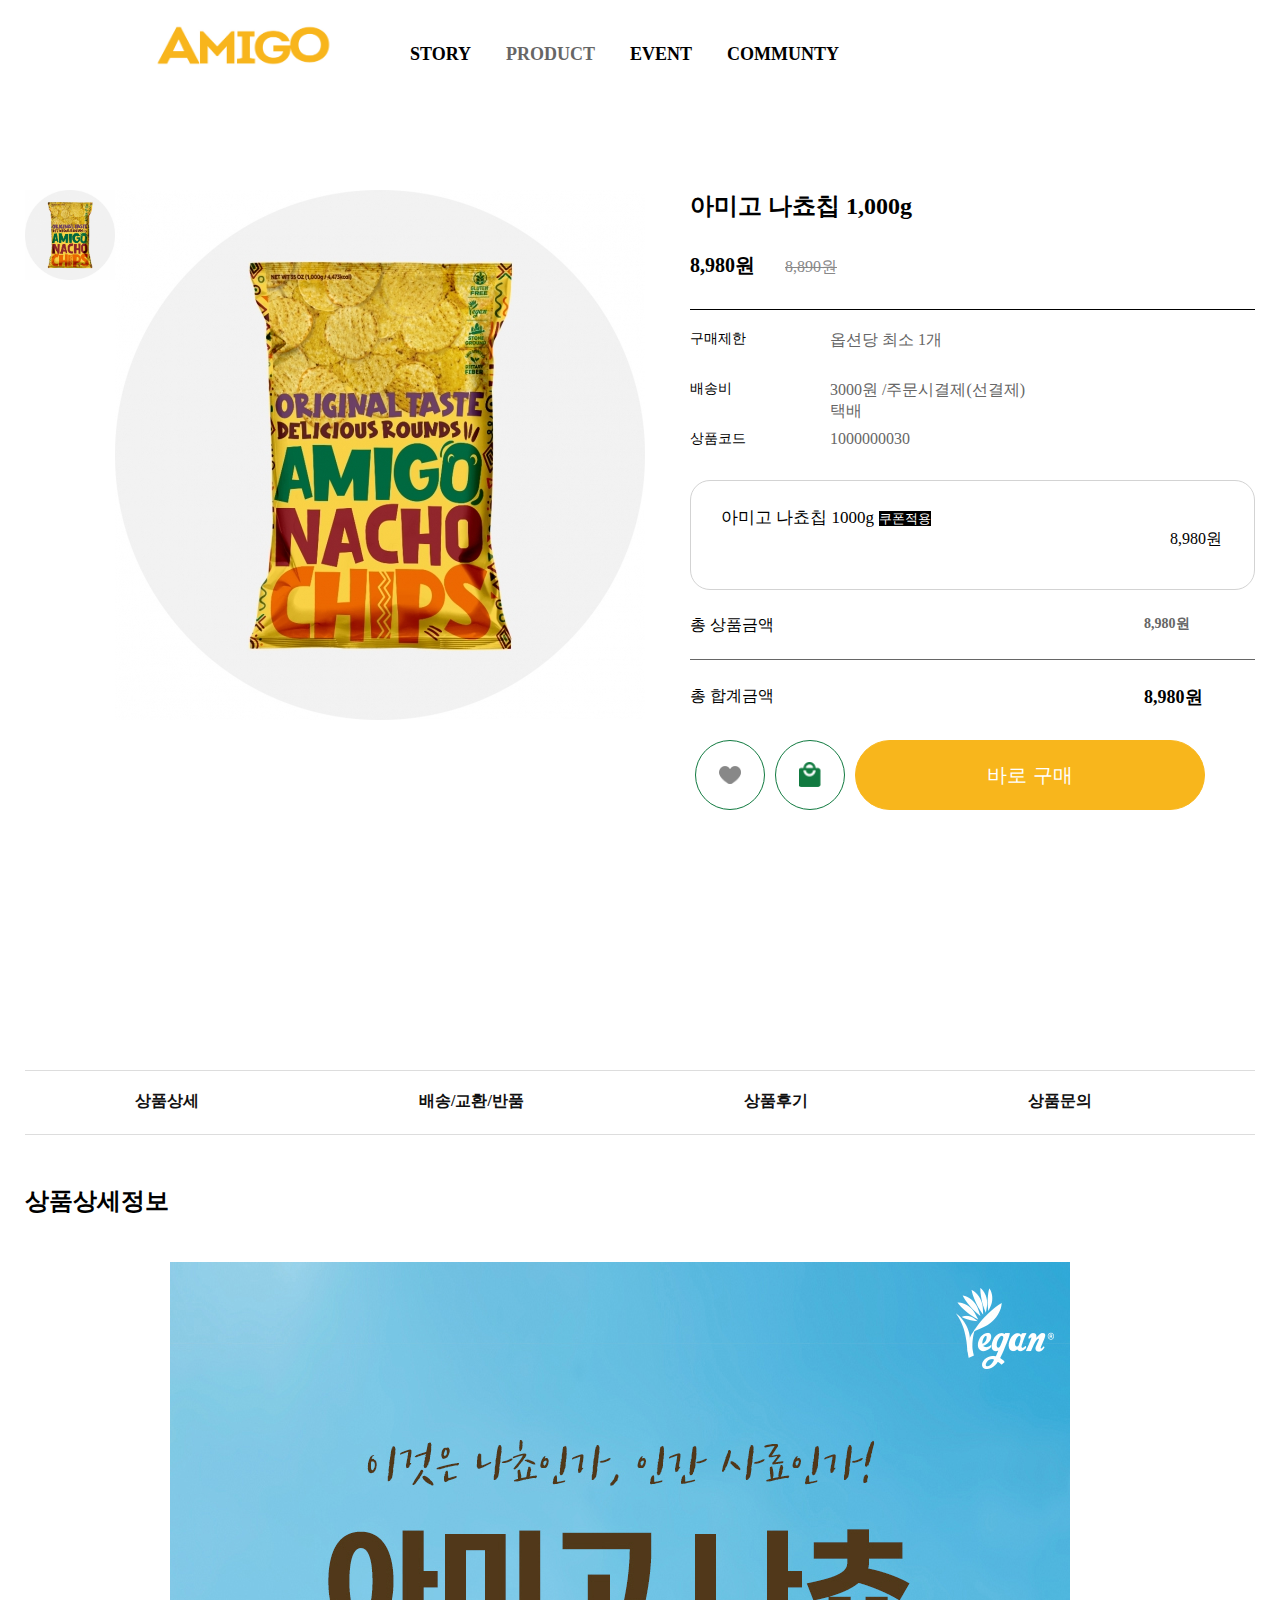
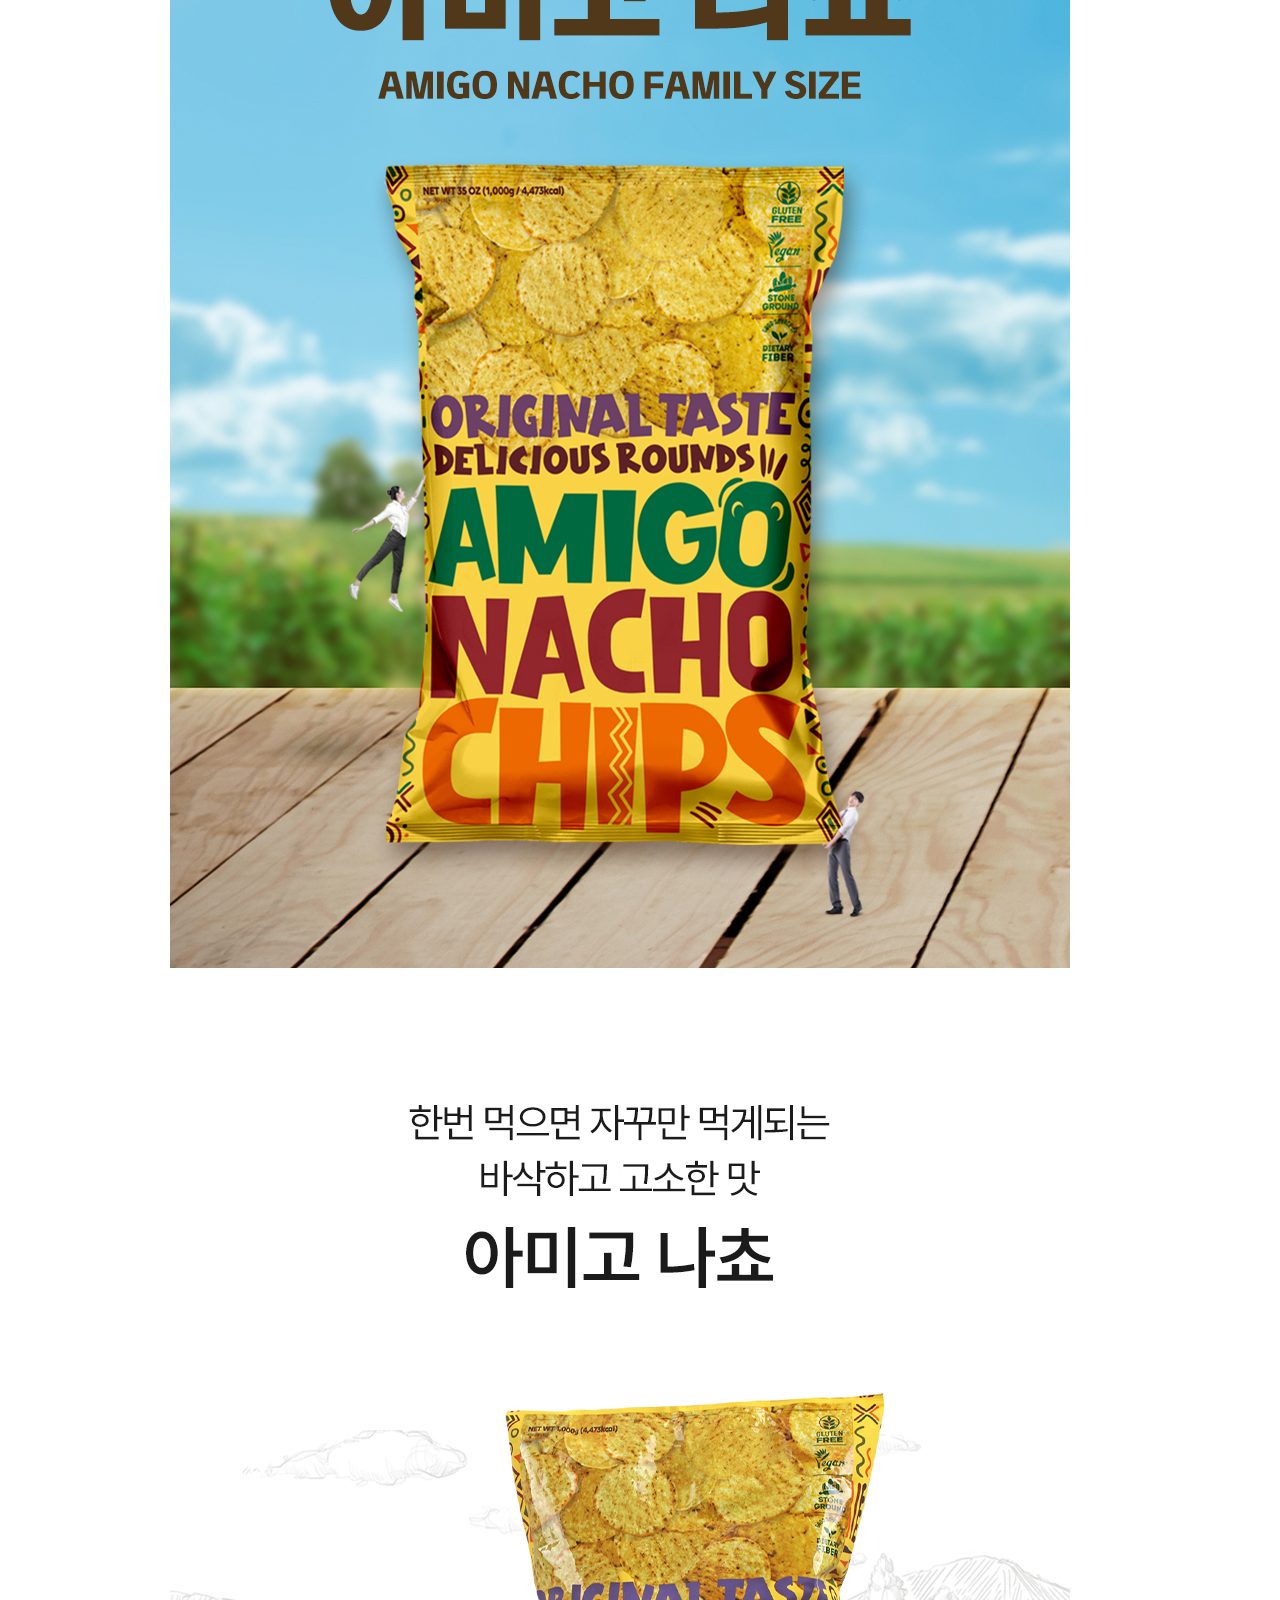
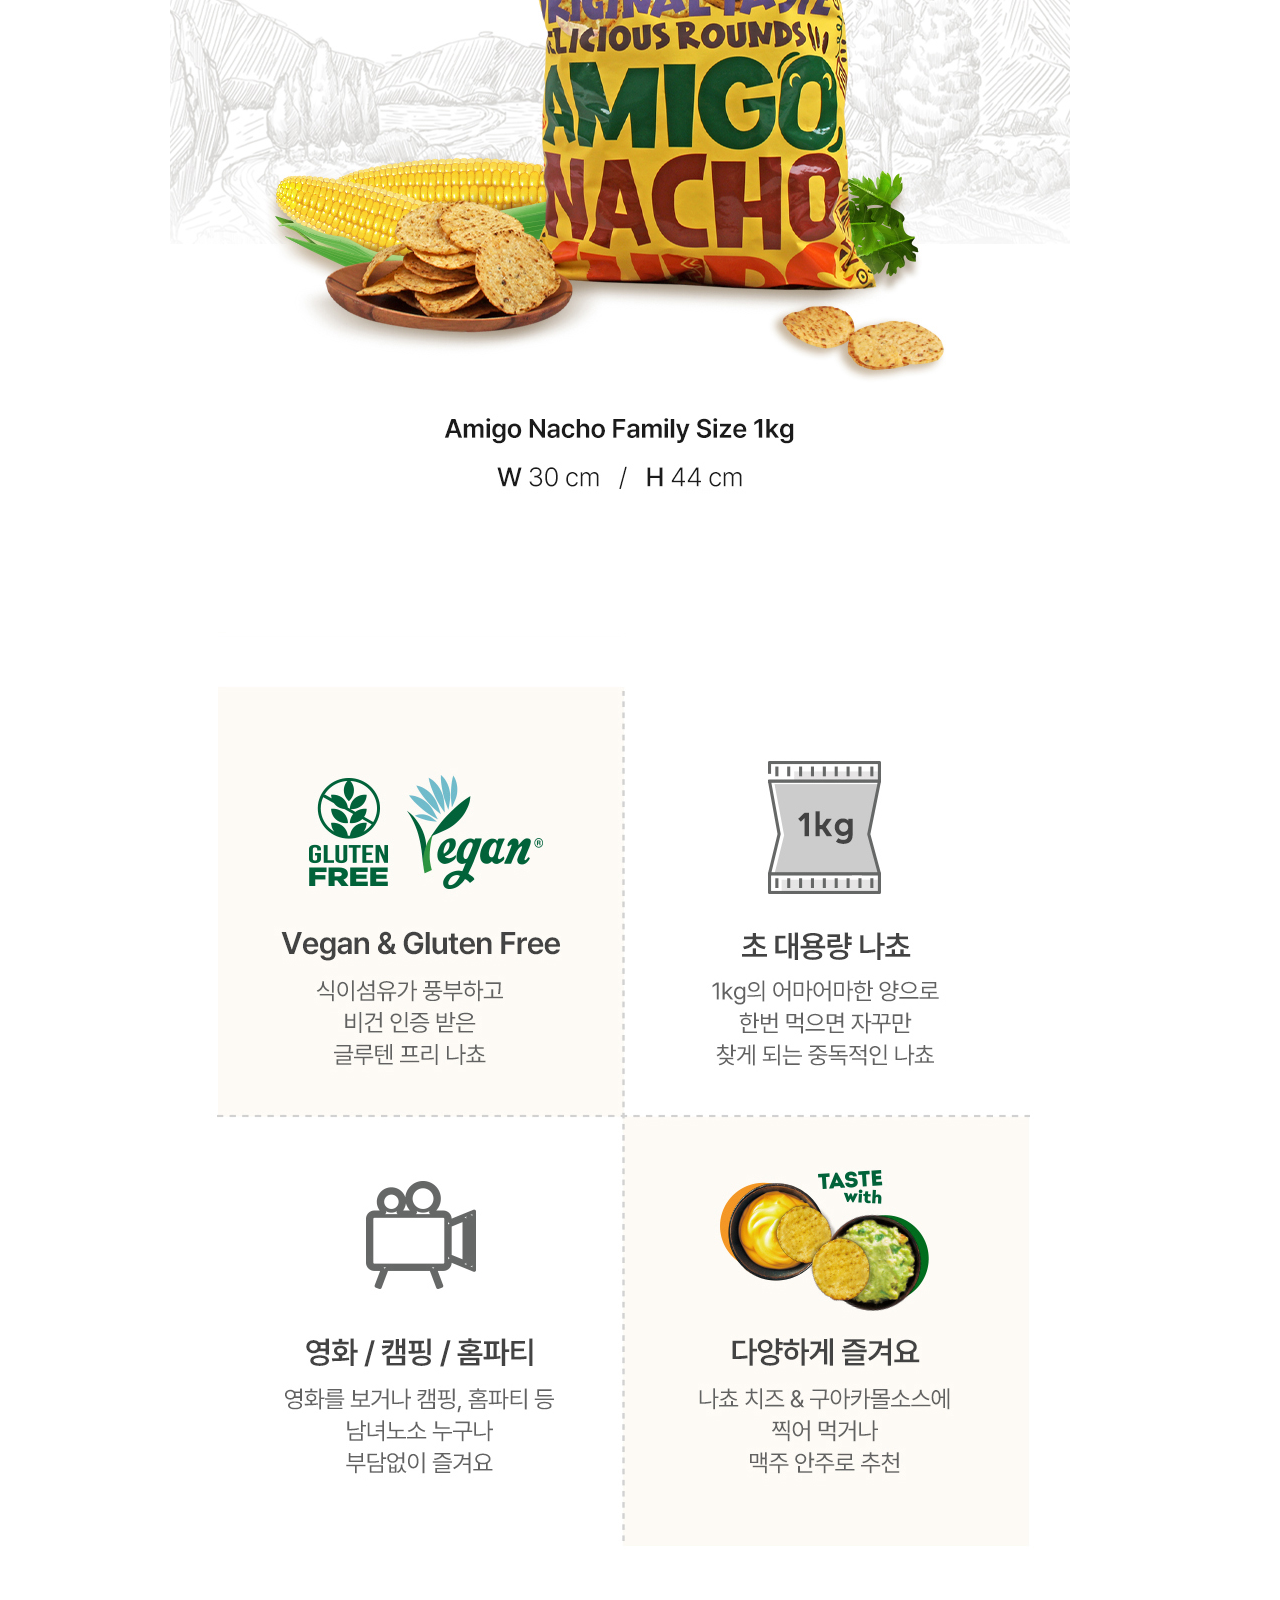
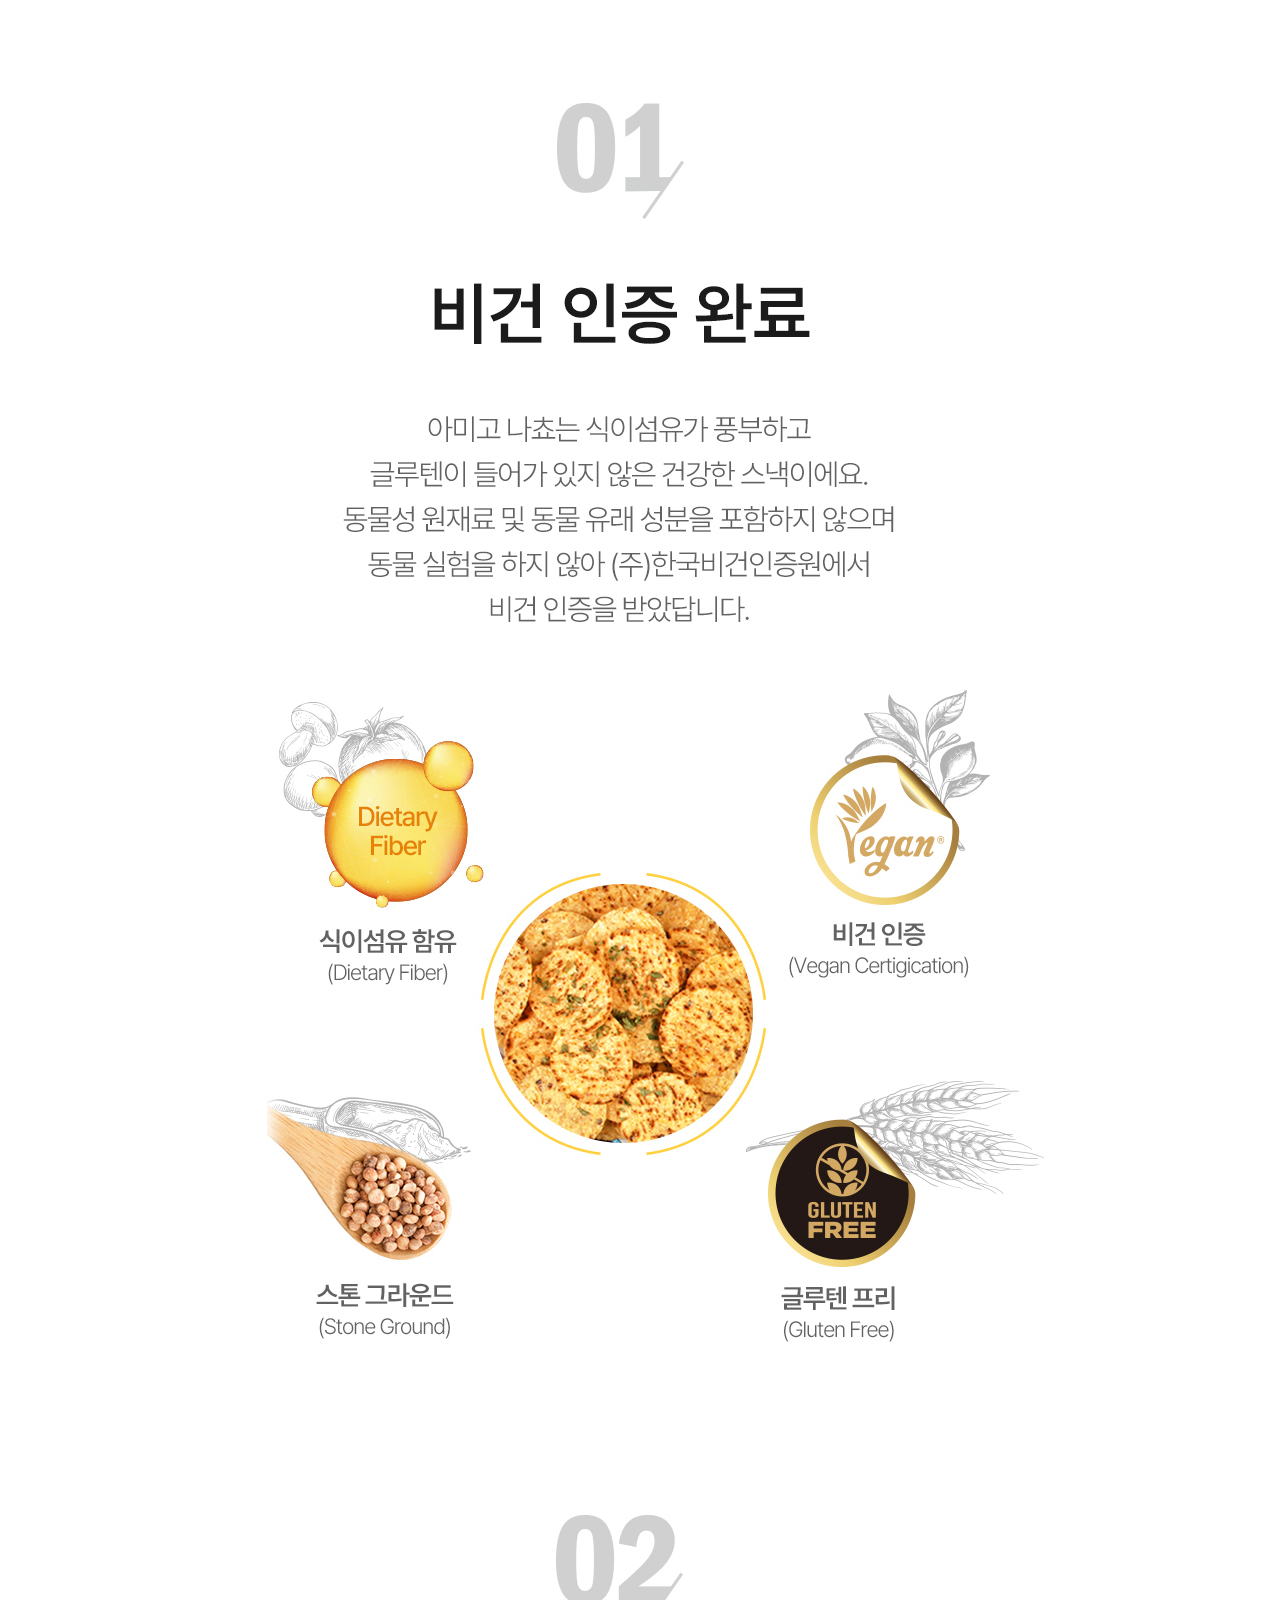
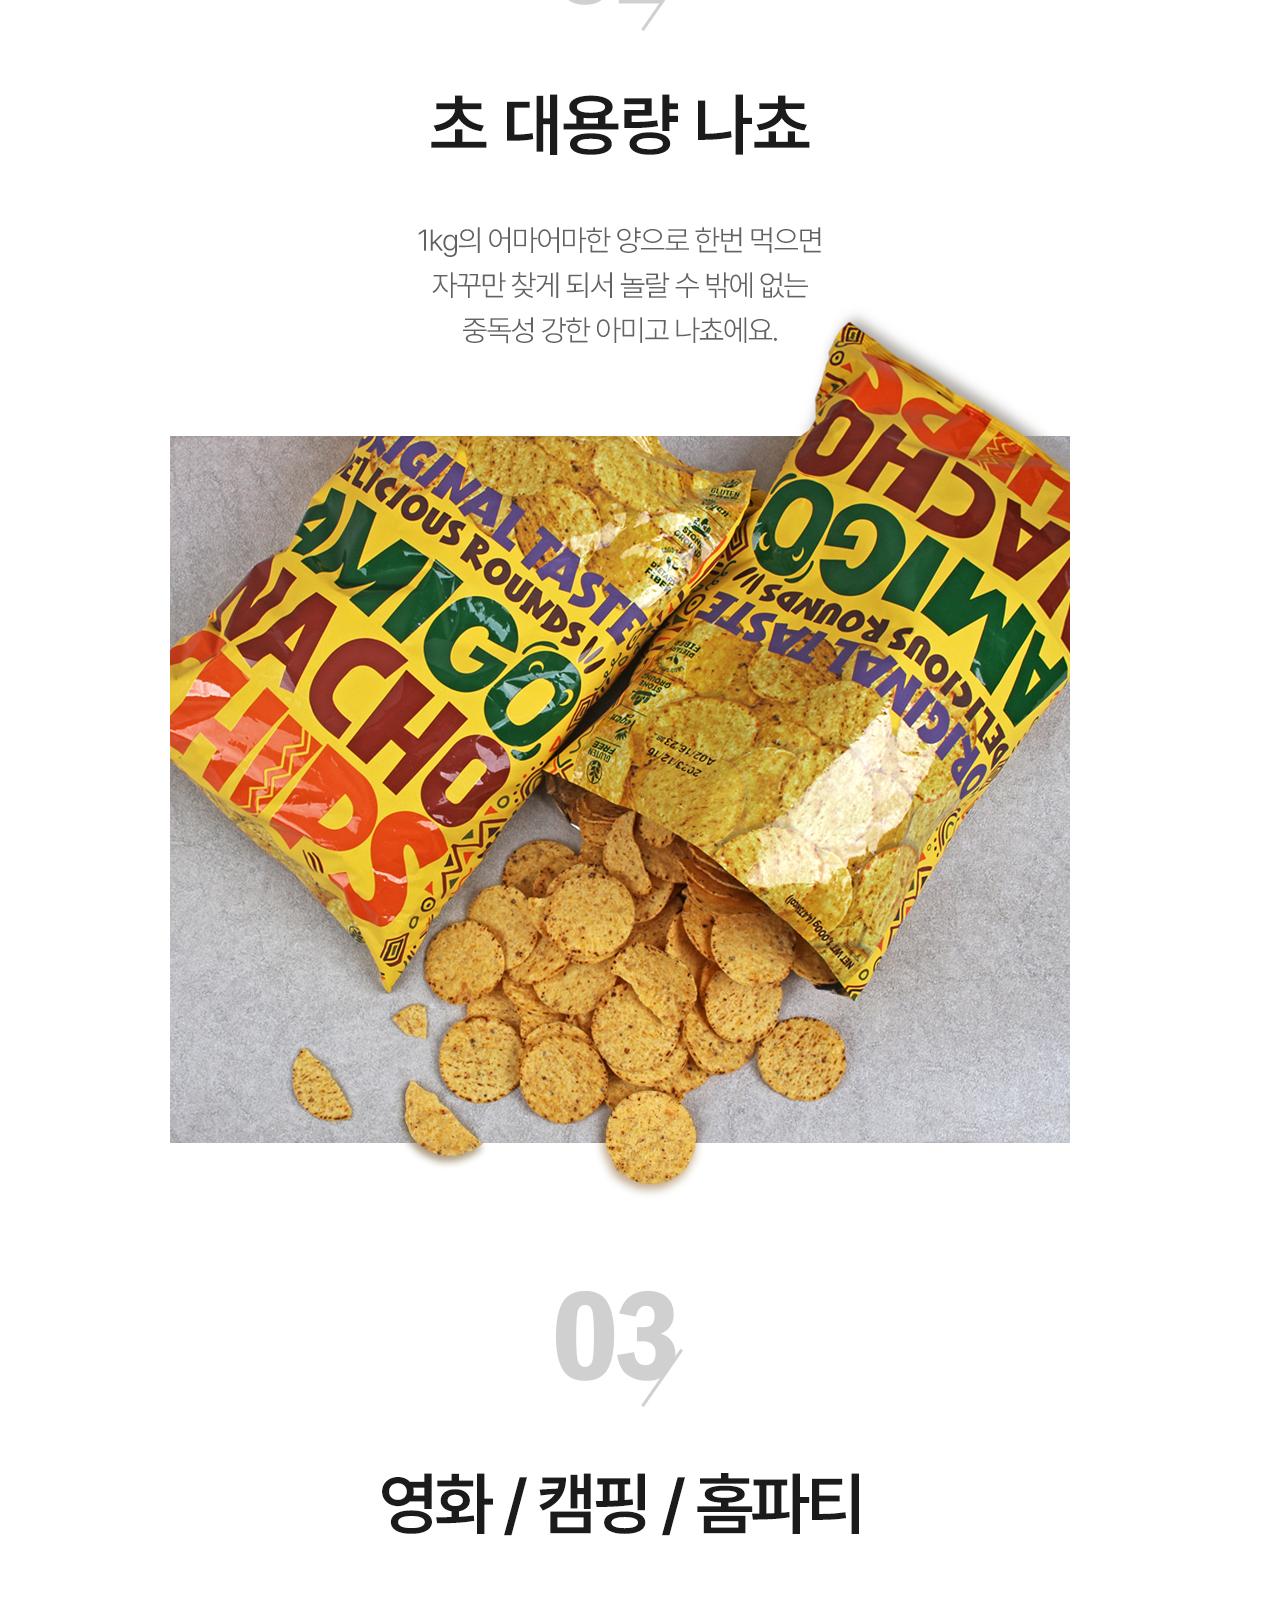
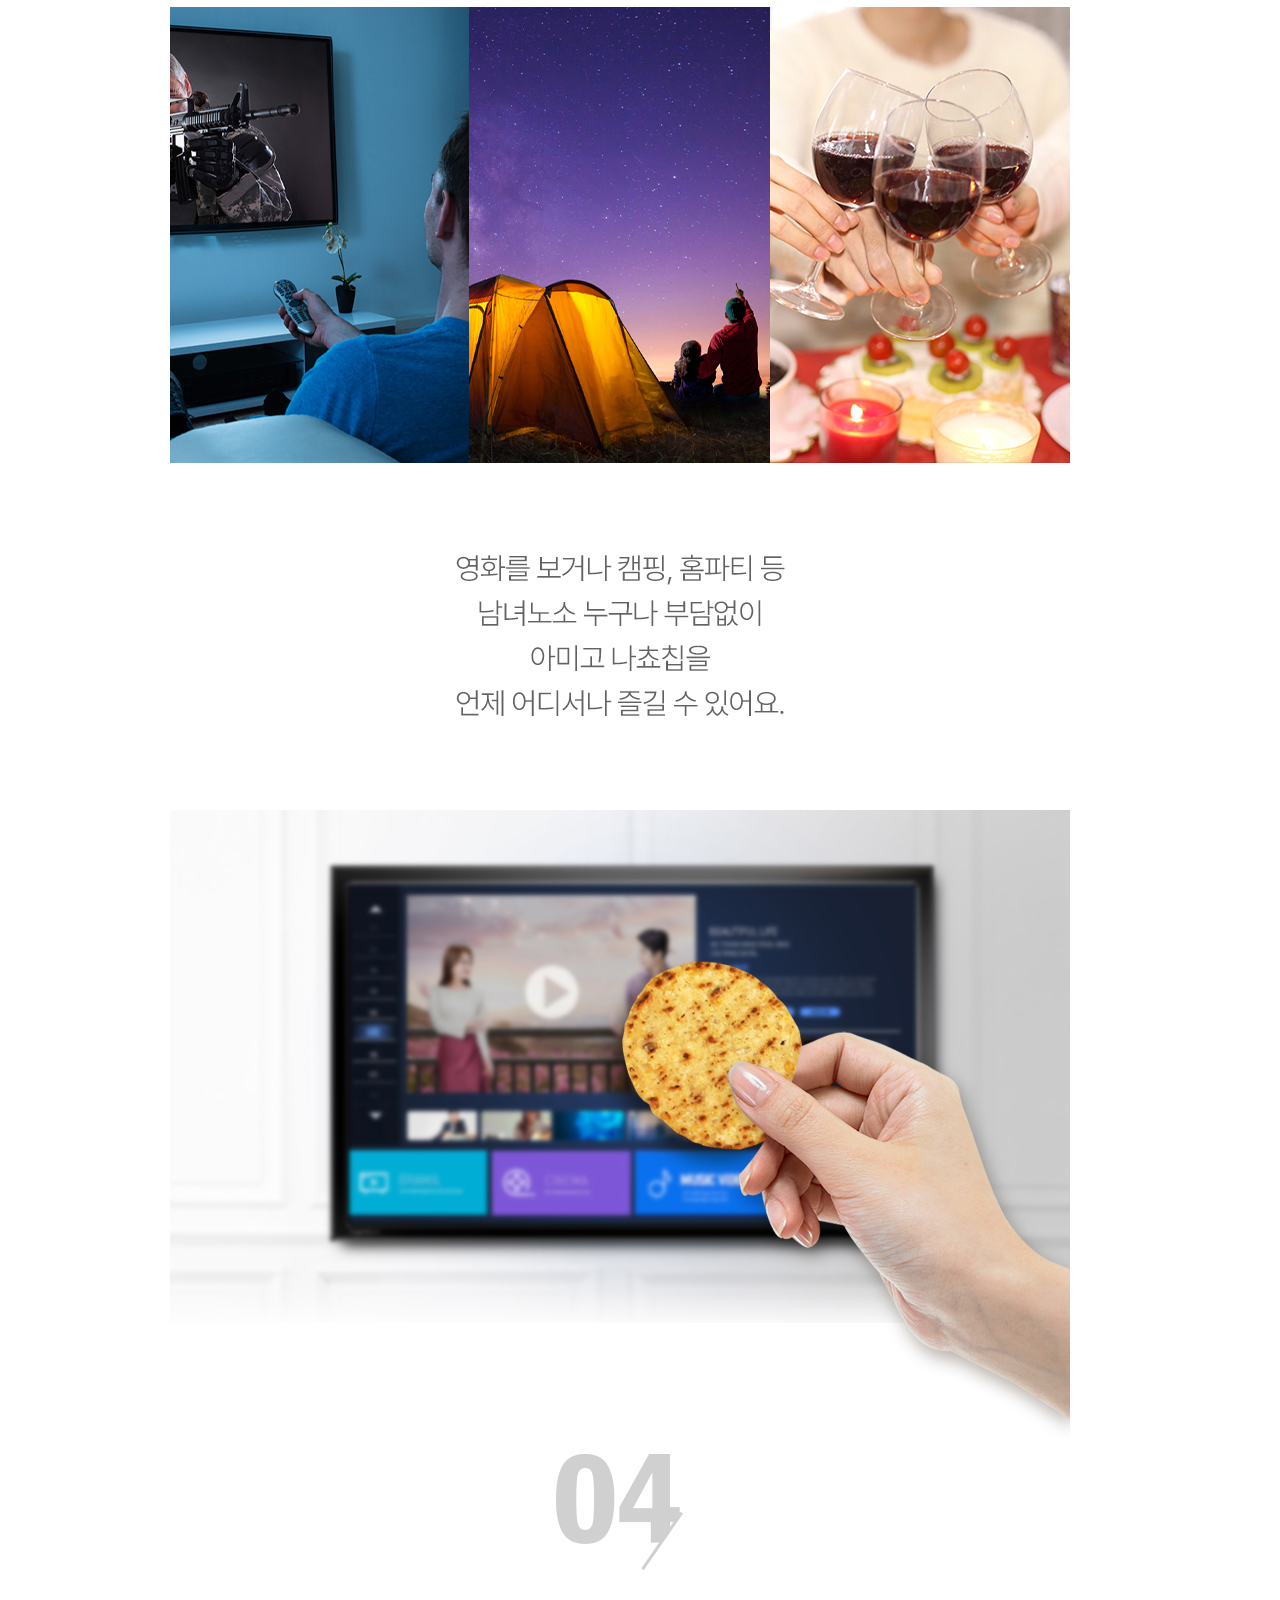
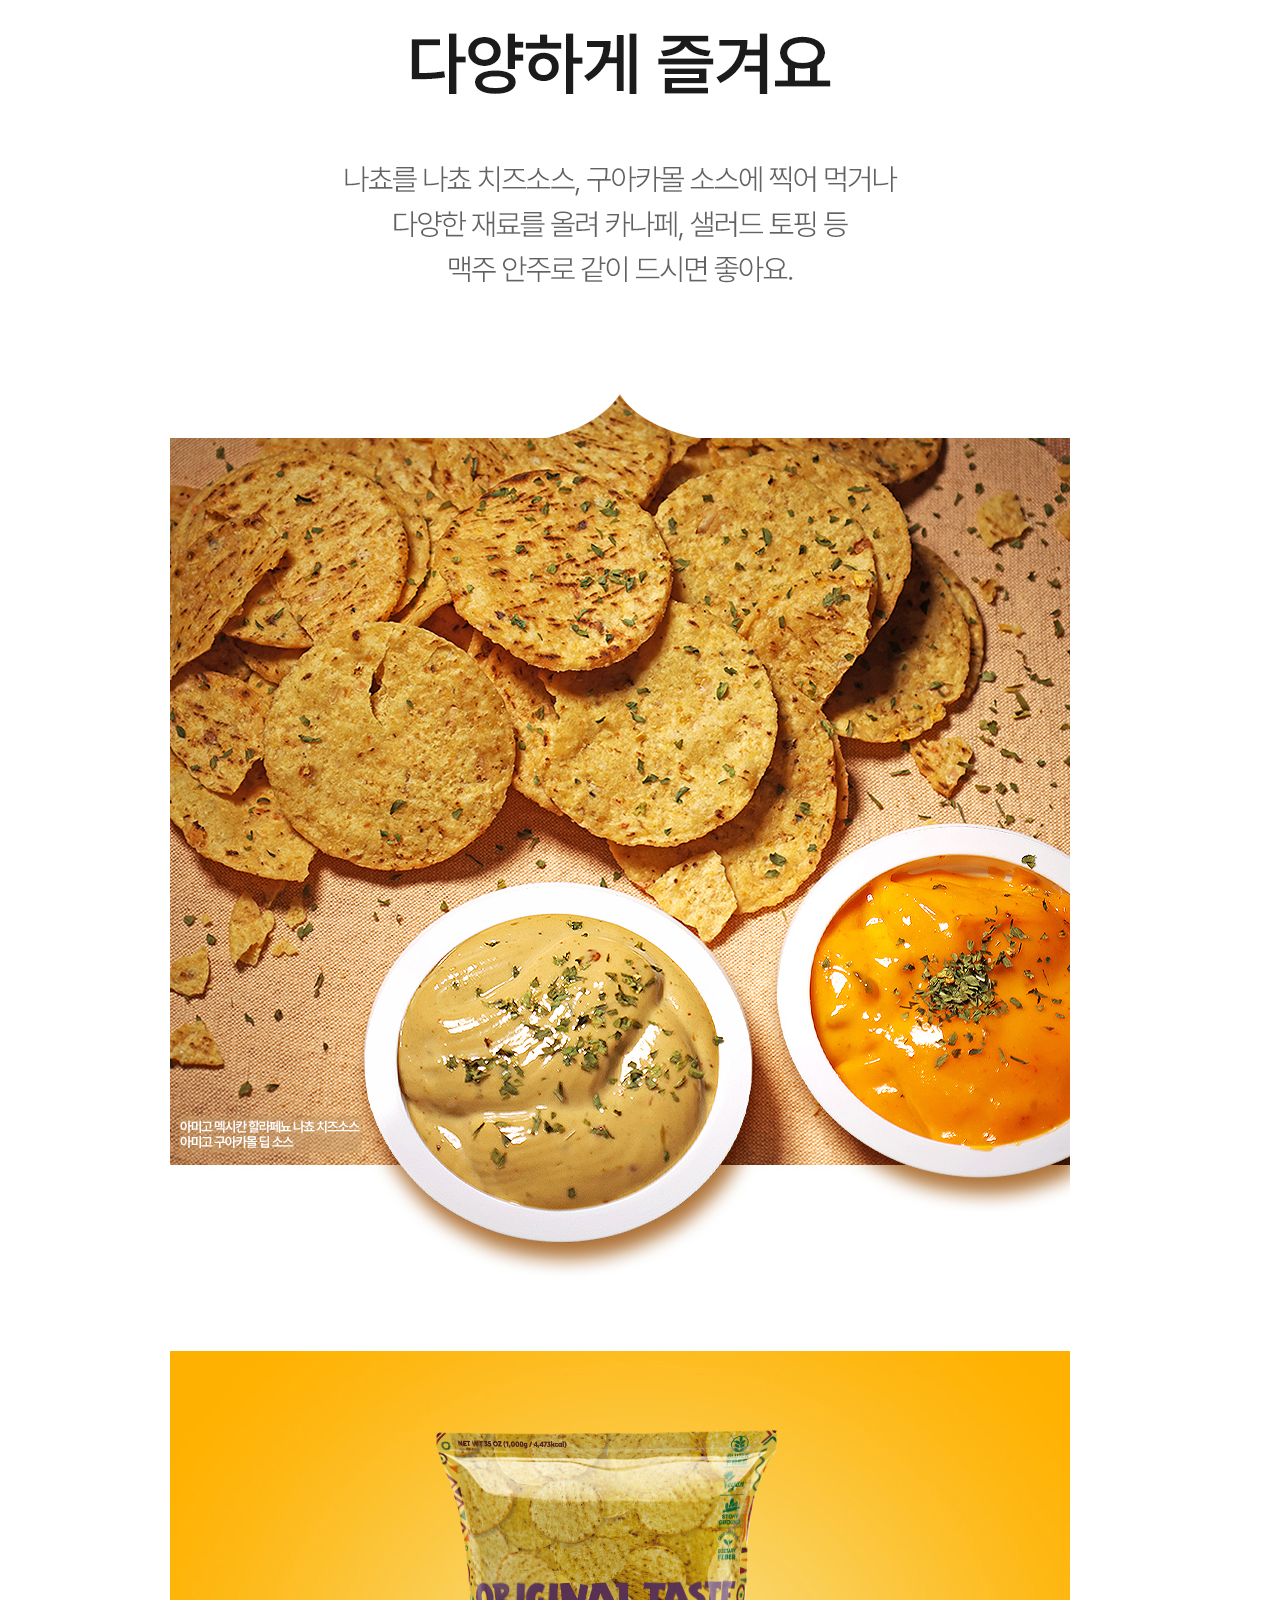
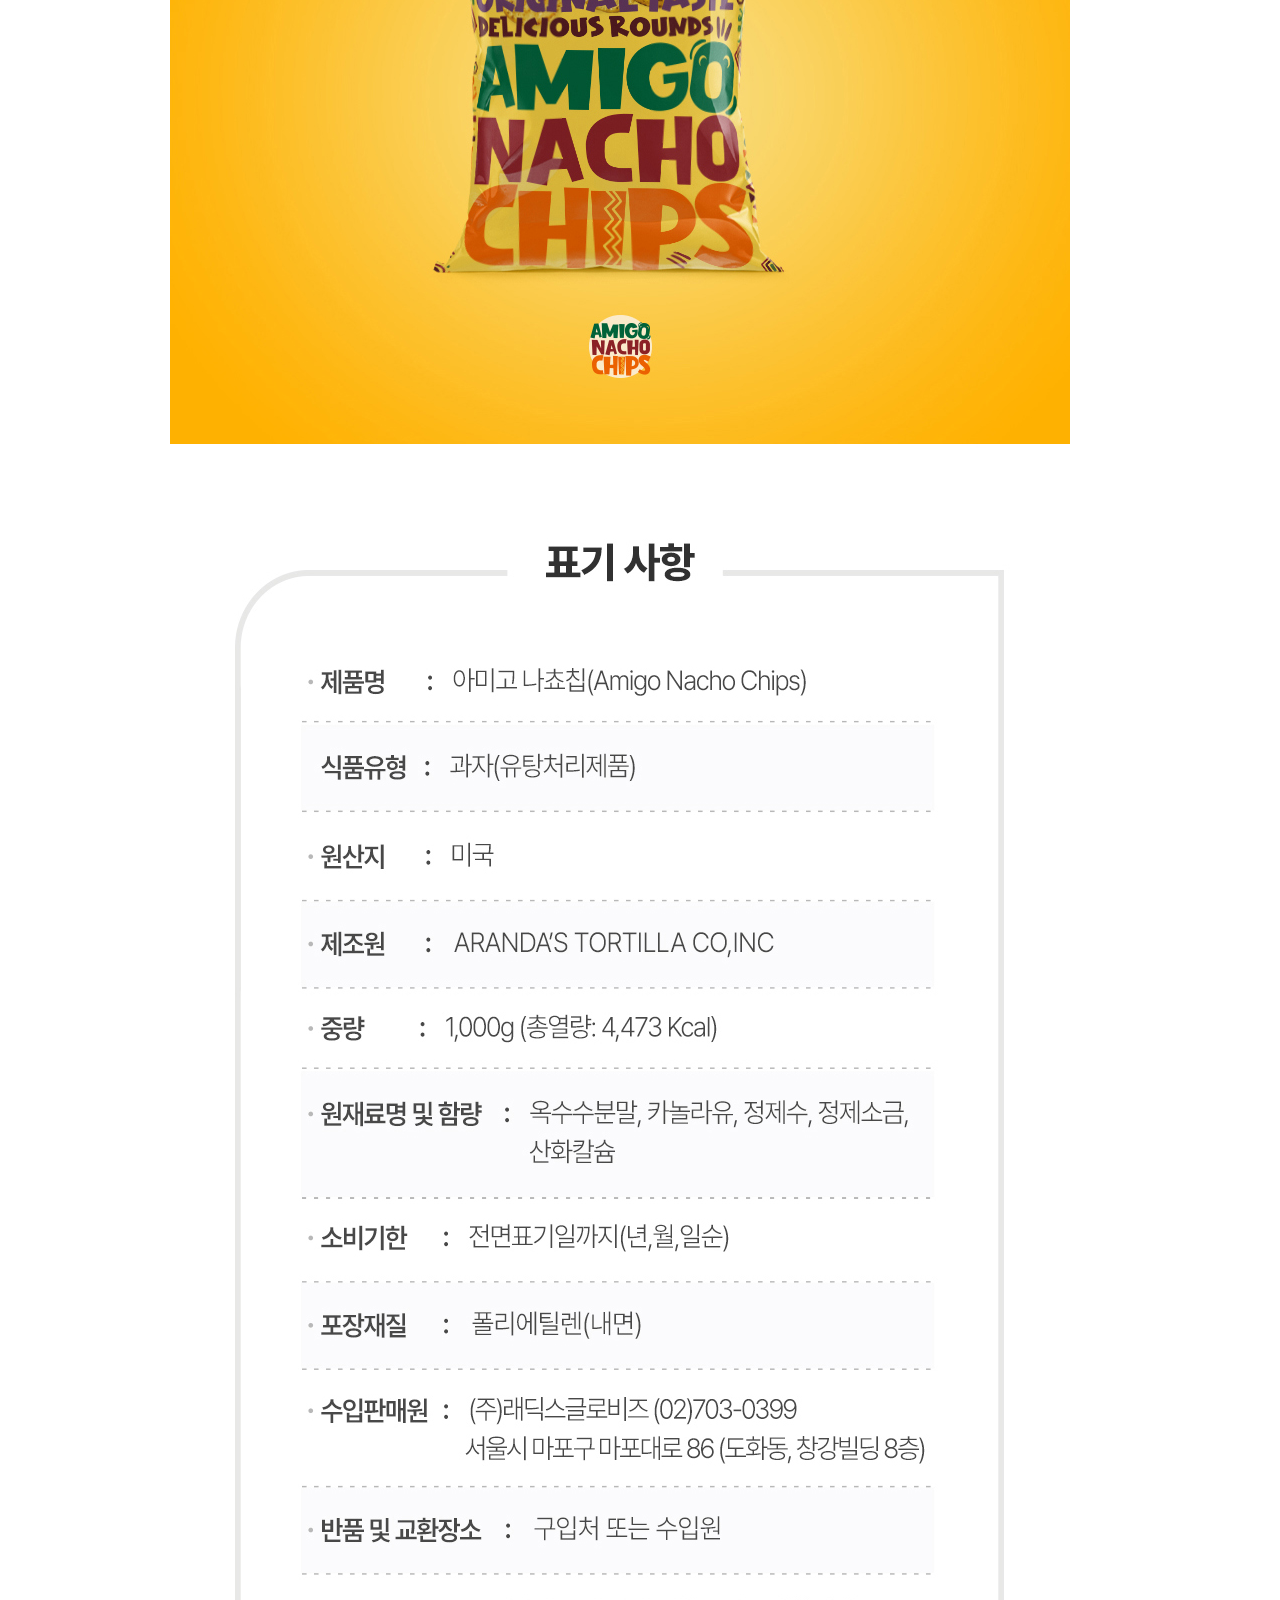
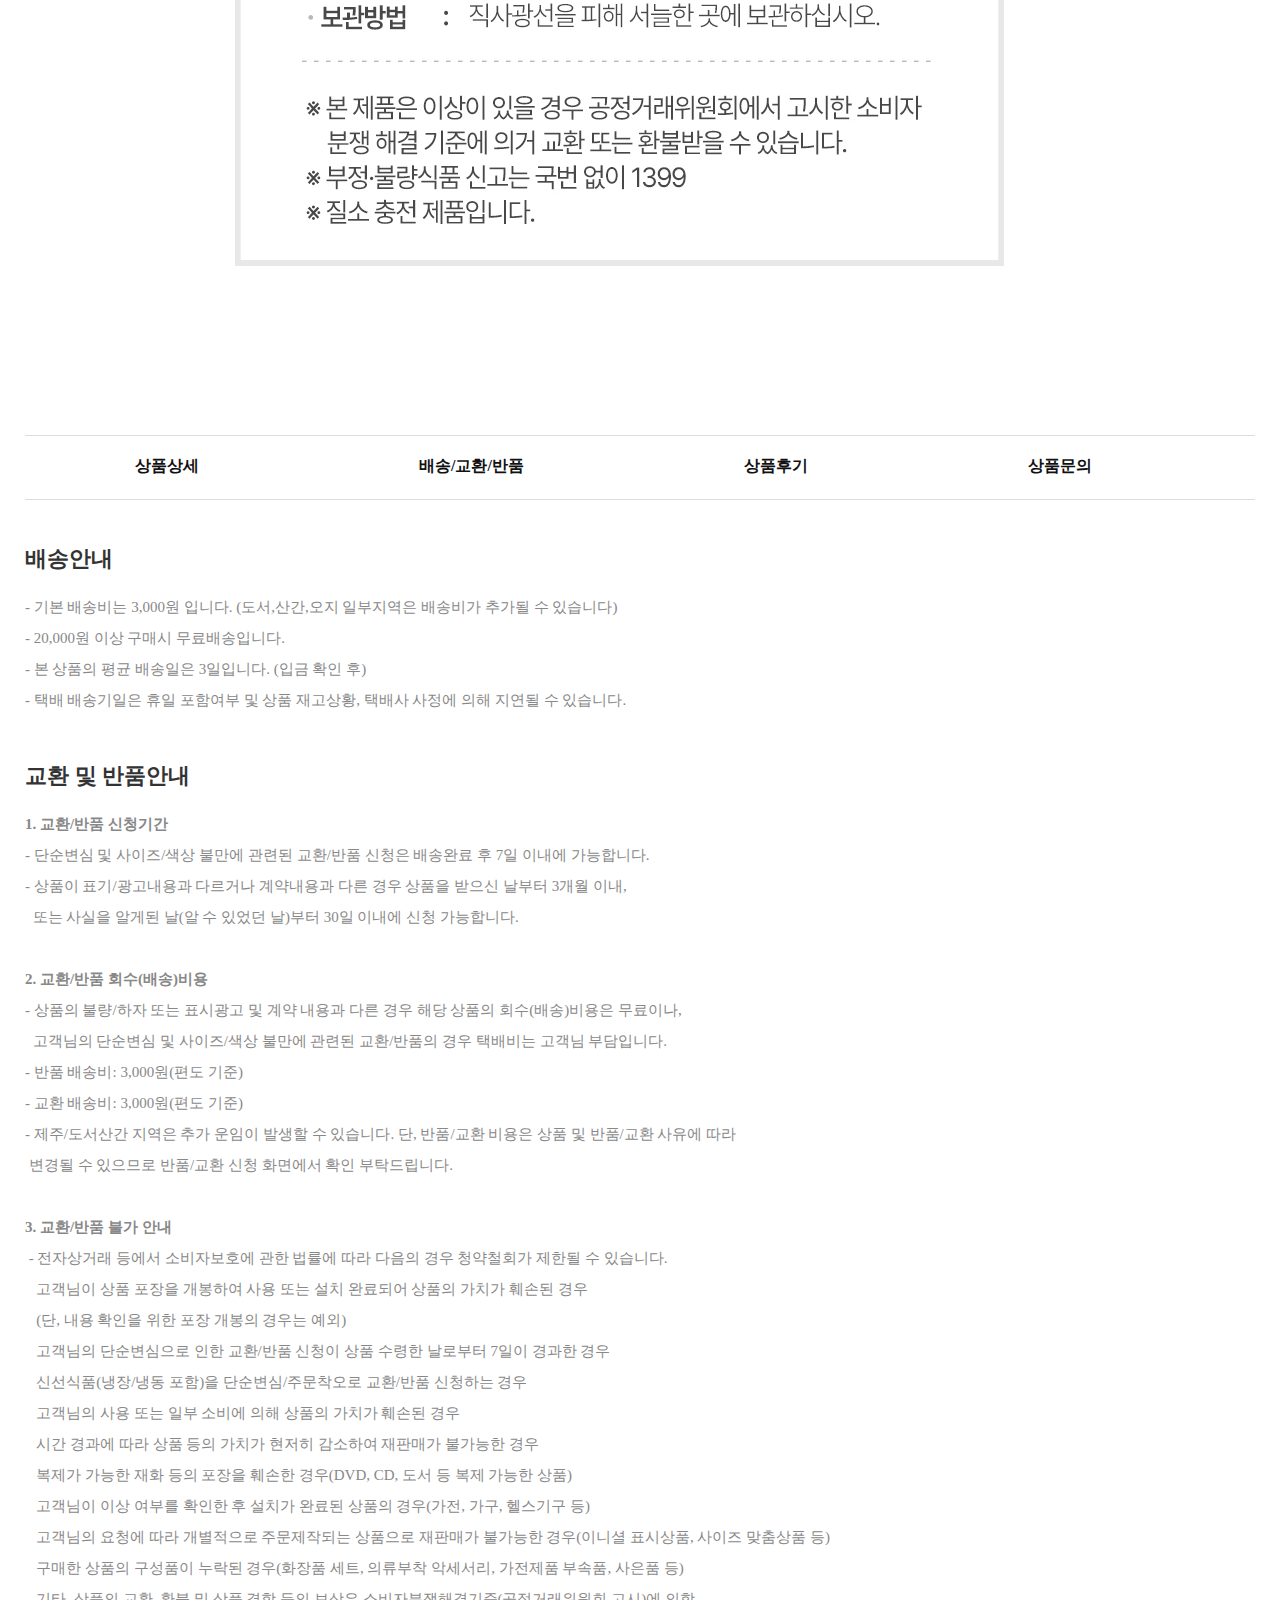
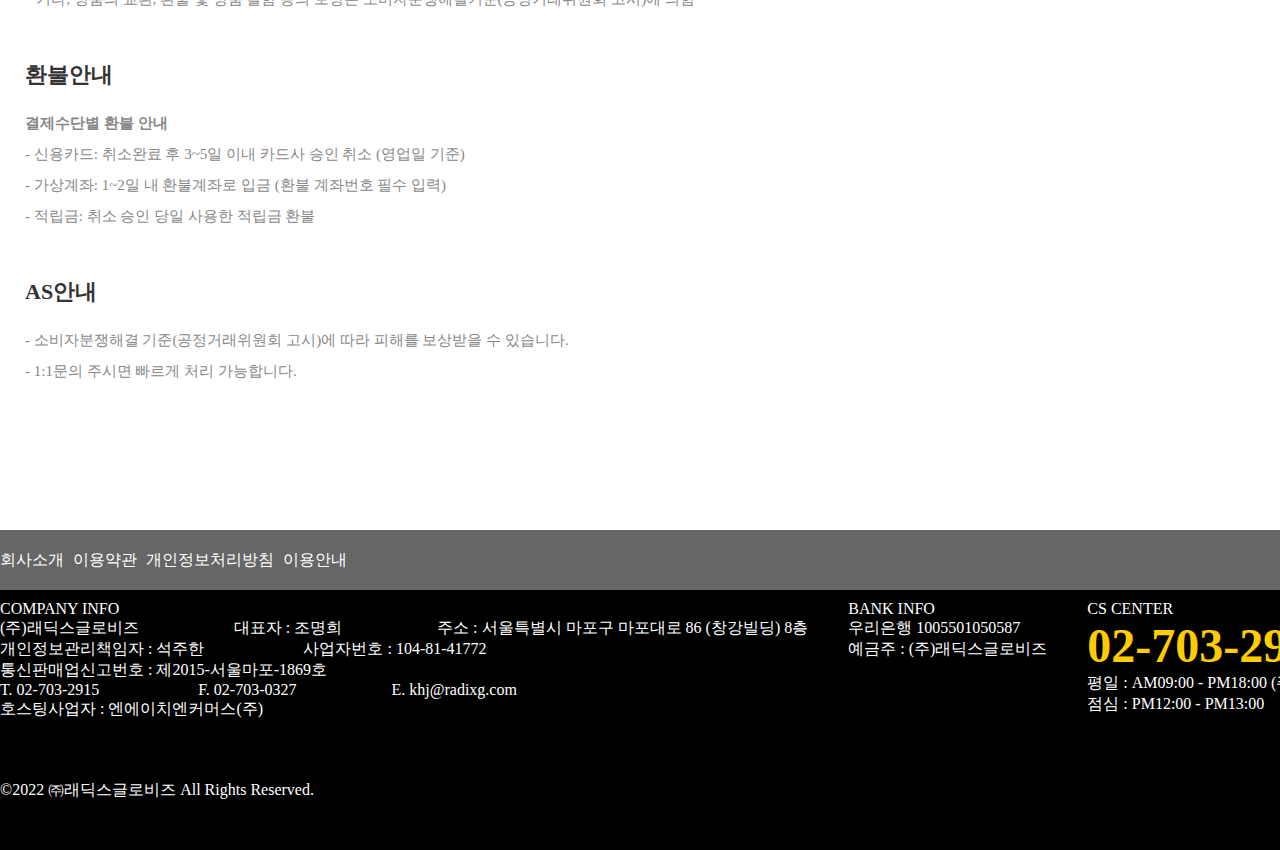
<file: product.html>
<!DOCTYPE html>
<html lang="en">
    <head>
        <meta charset="UTF-8">
        <meta name="viewport" content="width=device-width, initial-scale=1.0">
        <title>AMIGO</title>
        <link href="css/sub.css" rel="stylesheet">
        <link href="css/reset.css" rel="stylesheet">
        <link href="css/common.css" rel="stylesheet">
        
    </head>
    <body>
        <header>
            <div id="logo">
                <a href="index.html" target="_self"><img src="img/logo.jpg" alt="로고"></a>
            </div>

            <div id="iconbox">
                <div class="imgbox">
                    <a href="#"><img src="img/search.png" alt="검색"></a>
                </div>

                <div class="imgbox">
                    <a href="#"><img src="img/shoppingbag.png" alt="장바구니"></a>
                </div>

                <div class="imgbox">
                    <a href="#"><img src="img/menubutton.png" alt="메뉴"></a>
                </div>

            </div>

            <div id="login">
                <ul>
                    <li>
                        <a href="#">회원가입</a>
                    </li>
                    <li>
                        <a href="#">로그인</a>
                    </li>
                    <li>
                        <a href="#">마이페이지</a>
                    </li>
                </ul>

            </div>

            <nav>
                <ul>
                    <li>
                        <a href="#">STORY</a>
                    </li>
                    <li>
                        PRODUCT
                    </li>
                    <li>
                        <a href="#">EVENT</a>
                    </li>
                    <li>
                        <a href="#">COMMUNTY</a>
                    </li>
                </ul>
            </nav>
        </header>
        <section>
            <div id="imgbox">
                <div class="little-image">
                    <img src="img/product_image_big.jpg" alt="제품이미지">
                </div>
                <div class="big-image">
                    <img src="img/product_image_big.jpg" alt="제품이미지">
                </div>
            </div>
            <div id="textbox">
                <dl class="head">
                    <dt>
                        <h3>아미고 나쵸칩 1,000g</h3>
                    </dt>
                    <dt>
                        <h4>8,980원</h4>
                    </dt>
                </dl>

                <dl class="body">
                    <dt>구매제한</dt>
                    <dd>옵션당 최소 1개</dd>
                </dl>

                <dl class="body">
                    <dt>배송비</dt>
                    <dd>3000원 /주문시결제(선결제)</dd>
                    <dt></dt>
                    <dd>택배</dd>

                </dl>

                <dl class="body">
                    <dt>상품코드</dt>
                    <dd>1000000030</dd>
                </dl>

                <div class="quantity-box">
                    <h3>아미고 나쵸칩 1000g</h3>
                    <h4>8,980원</h4>
                </div>

                <dl id="total-product">
                    <dt>총 상품금액</dt>
                    <dd>8,980원</dd>
                </dl>

                <dl id="total-price">
                    <dt>총 합계금액</dt>
                    <dd>8,980원</dd>
                </dl>

                <!-- 버튼에서 왜 id와 class를 동시에 선언하는지 잘 모르겠음 -->
                <div class="button-box">
                    <button id="add-wish" type="button" class="button-add-wish"></button>
                    <button id="add-cart" type="button" class="button-add-cart"></button>
                    <button id="purchase" type="button" class="button-purchase">바로 구매</button>
                </div>
            </div>

        </div>
    </section>
    <div class="menu">
        <ul>
            <li>
                <a href="#">상품상세</a>
            </li>

            <li>
                <a href="#">배송/교환/반품</a>
            </li>

            <li>
                <a href="#">상품후기</a>
            </li>

            <li>
                <a href="#">상품문의</a>
            </li>
        </ul>
    </div>
    <div id="product">
        <h3>상품상세정보</h3>
        <img src="img/product_detail-cut - 1.jpg" alt="상품상세설명">
        <img src="img/product_detail-cut - 2.jpg" alt="상품상세설명">
        <img src="img/product_detail-cut - 3.jpg" alt="상품상세설명">
        <img src="img/product_detail-cut - 4.jpg" alt="상품상세설명">
    </div>
    <div class="menu">
        <ul>
            <li>
                <a href="#">상품상세</a>
            </li>

            <li>
                <a href="#">배송/교환/반품</a>
            </li>

            <li>
                <a href="#">상품후기</a>
            </li>

            <li>
                <a href="#">상품문의</a>
            </li>
        </ul>
    </div>

    <div id="admin-wrap">
        <div class="admin-msg">
            <h3>배송안내</h3>
            <p>- 기본
                배송비는&nbsp;3,000원&nbsp;입니다.&nbsp;(도서,산간,오지&nbsp;일부지역은&nbsp;배송비가&nbsp;추가될&nbsp;수&nbsp;있습니다)</p>
            <p>- 20,000원&nbsp;이상&nbsp;구매시&nbsp;무료배송입니다.</p>
            <p>- 본&nbsp;상품의&nbsp;평균&nbsp;배송일은 3일입니다. (입금&nbsp;확인&nbsp;후)</p>
            <p>- 택배 배송기일은 휴일 포함여부 및 상품 재고상황, 택배사 사정에 의해 지연될 수 있습니다.</p>
        </div>

        <div class="admin-msg">
            <h3>교환 및 반품안내</h3>
            <p>
                <b>1. 교환/반품 신청기간</b>
            </p>
            <p>- 단순변심 및 사이즈/색상 불만에 관련된 교환/반품 신청은 배송완료 후 7일 이내에 가능합니다.</p>
            <p>- 상품이 표기/광고내용과 다르거나 계약내용과 다른 경우 상품을 받으신 날부터 3개월 이내,</p>
            <p>&nbsp; 또는 사실을 알게된 날(알 수 있었던 날)부터 30일 이내에 신청 가능합니다.</p>
            <p>&nbsp;</p>
            <p>
                <b>2. 교환/반품 회수(배송)비용</b>
            </p>
            <p>- 상품의 불량/하자 또는 표시광고 및 계약 내용과 다른 경우 해당 상품의 회수(배송)비용은 무료이나,</p>
            <p>&nbsp; 고객님의 단순변심 및 사이즈/색상 불만에 관련된 교환/반품의 경우 택배비는 고객님 부담입니다.</p>
            <p>- 반품 배송비: 3,000원(편도 기준)</p>
            <p>- 교환 배송비: 3,000원(편도 기준)</p>
            <p>- 제주/도서산간 지역은 추가 운임이 발생할 수 있습니다. 단, 반품/교환 비용은 상품 및 반품/교환 사유에 따라</p>
            <p>&nbsp;변경될 수 있으므로 반품/교환 신청 화면에서 확인 부탁드립니다.</p>
            <p>&nbsp;</p>
            <p>
                <b>3. 교환/반품 불가 안내</b>
            </p>
            <p>&nbsp;- 전자상거래 등에서 소비자보호에 관한 법률에 따라 다음의 경우 청약철회가 제한될 수 있습니다.</p>
            <p>&nbsp; &nbsp;고객님이 상품 포장을 개봉하여 사용 또는 설치 완료되어 상품의 가치가 훼손된 경우</p>
            <p>&nbsp; &nbsp;(단, 내용 확인을 위한 포장 개봉의 경우는 예외)</p>
            <p>&nbsp; &nbsp;고객님의 단순변심으로 인한 교환/반품 신청이 상품 수령한 날로부터 7일이 경과한 경우</p>
            <p>&nbsp; &nbsp;신선식품(냉장/냉동 포함)을 단순변심/주문착오로 교환/반품 신청하는 경우</p>
            <p>&nbsp; &nbsp;고객님의 사용 또는 일부 소비에 의해 상품의 가치가 훼손된 경우</p>
            <p>&nbsp; &nbsp;시간 경과에 따라 상품 등의 가치가 현저히 감소하여 재판매가 불가능한 경우</p>
            <p>&nbsp; &nbsp;복제가 가능한 재화 등의 포장을 훼손한 경우(DVD, CD, 도서 등 복제 가능한 상품)</p>
            <p>&nbsp; &nbsp;고객님이 이상 여부를 확인한 후 설치가 완료된 상품의 경우(가전, 가구, 헬스기구 등)</p>
            <p>&nbsp; &nbsp;고객님의 요청에 따라 개별적으로 주문제작되는 상품으로 재판매가 불가능한 경우(이니셜 표시상품, 사이즈 맞춤상품 등)</p>
            <p>&nbsp; &nbsp;구매한 상품의 구성품이 누락된 경우(화장품 세트, 의류부착 악세서리, 가전제품 부속품, 사은품 등)</p>
            <p>&nbsp; &nbsp;기타, 상품의 교환, 환불 및 상품 결함 등의 보상은 소비자분쟁해결기준(공정거래위원회 고시)에 의함</p>
        </div>

        <div class="admin-msg">
            <h3>환불안내</h3>
            <p>
                <b>결제수단별 환불 안내</b>
            </p>
            <p>- 신용카드: 취소완료 후 3~5일 이내 카드사 승인 취소 (영업일 기준)</p>
            <p>- 가상계좌: 1~2일 내 환불계좌로 입금 (환불 계좌번호 필수 입력)</p>
            <p>- 적립금: 취소 승인 당일 사용한 적립금 환불</p>
        </div>

        <div class="admin-msg">
            <h3>AS안내</h3>
            <p>- 소비자분쟁해결 기준(공정거래위원회 고시)에 따라 피해를 보상받을 수 있습니다.</p>
            <p>- 1:1문의 주시면 빠르게 처리 가능합니다.</p>
        </div>

    </div>

    <footer>
        <div id="company-info-wrap">
            <div id="company-info">
                <ul>
                    <li>
                        <a href="#">회사소개</a>
                    </li>
                    <li>
                        <a href="#">이용약관</a>
                    </li>
                    <li>
                        <a href="#">개인정보처리방침</a>
                    </li>
                    <li>
                        <a href="#">이용안내</a>
                    </li>
                </ul>
            </div>
        </div>

        <div id="footer-info-wrap">
            <dl>
                <dt>Company Info</dt>
                <dd>
                    <p>
                        (주)래딕스글로비즈<span class="bar"></span>대표자 : 조명희<span class="bar"></span>주소 : 서울특별시 마포구 마포대로 86 (창강빌딩) 8층<br>
                        개인정보관리책임자 : 석주한<span class="bar"></span>
                        <a href="#">사업자번호 : 104-81-41772</a><br>
                        통신판매업신고번호 : 제2015-서울마포-1869호<br>
                        T. 02-703-2915<span class="bar"></span>
                        F. 02-703-0327<span class="bar"></span>E.
                        <a href="mailTo:khj@radixg.com">khj@radixg.com</a><br>
                        호스팅사업자 : 엔에이치엔커머스(주)
                    </p>
                    <address>&copy;2022 ㈜래딕스글로비즈 All Rights Reserved.</address>

                </dd>
            </dl>

            <dl>
                <dt>Bank Info</dt>
                <dd>
                    <p>우리은행 1005501050587</p>
                    <p>예금주 : (주)래딕스글로비즈</p>
                </dd>
            </dl>

            <dl>
                <dt>Cs Center</dt>
                <dd>
                    <strong>02-703-2915</strong>
                    <p>평일 : AM09:00 - PM18:00 (주말 및 공휴일 휴무)
                        <br>점심 : PM12:00 - PM13:00
                    </p>
                </dd>
            </dl>

        </div>
    </footer>
</body>
</html>
</file>
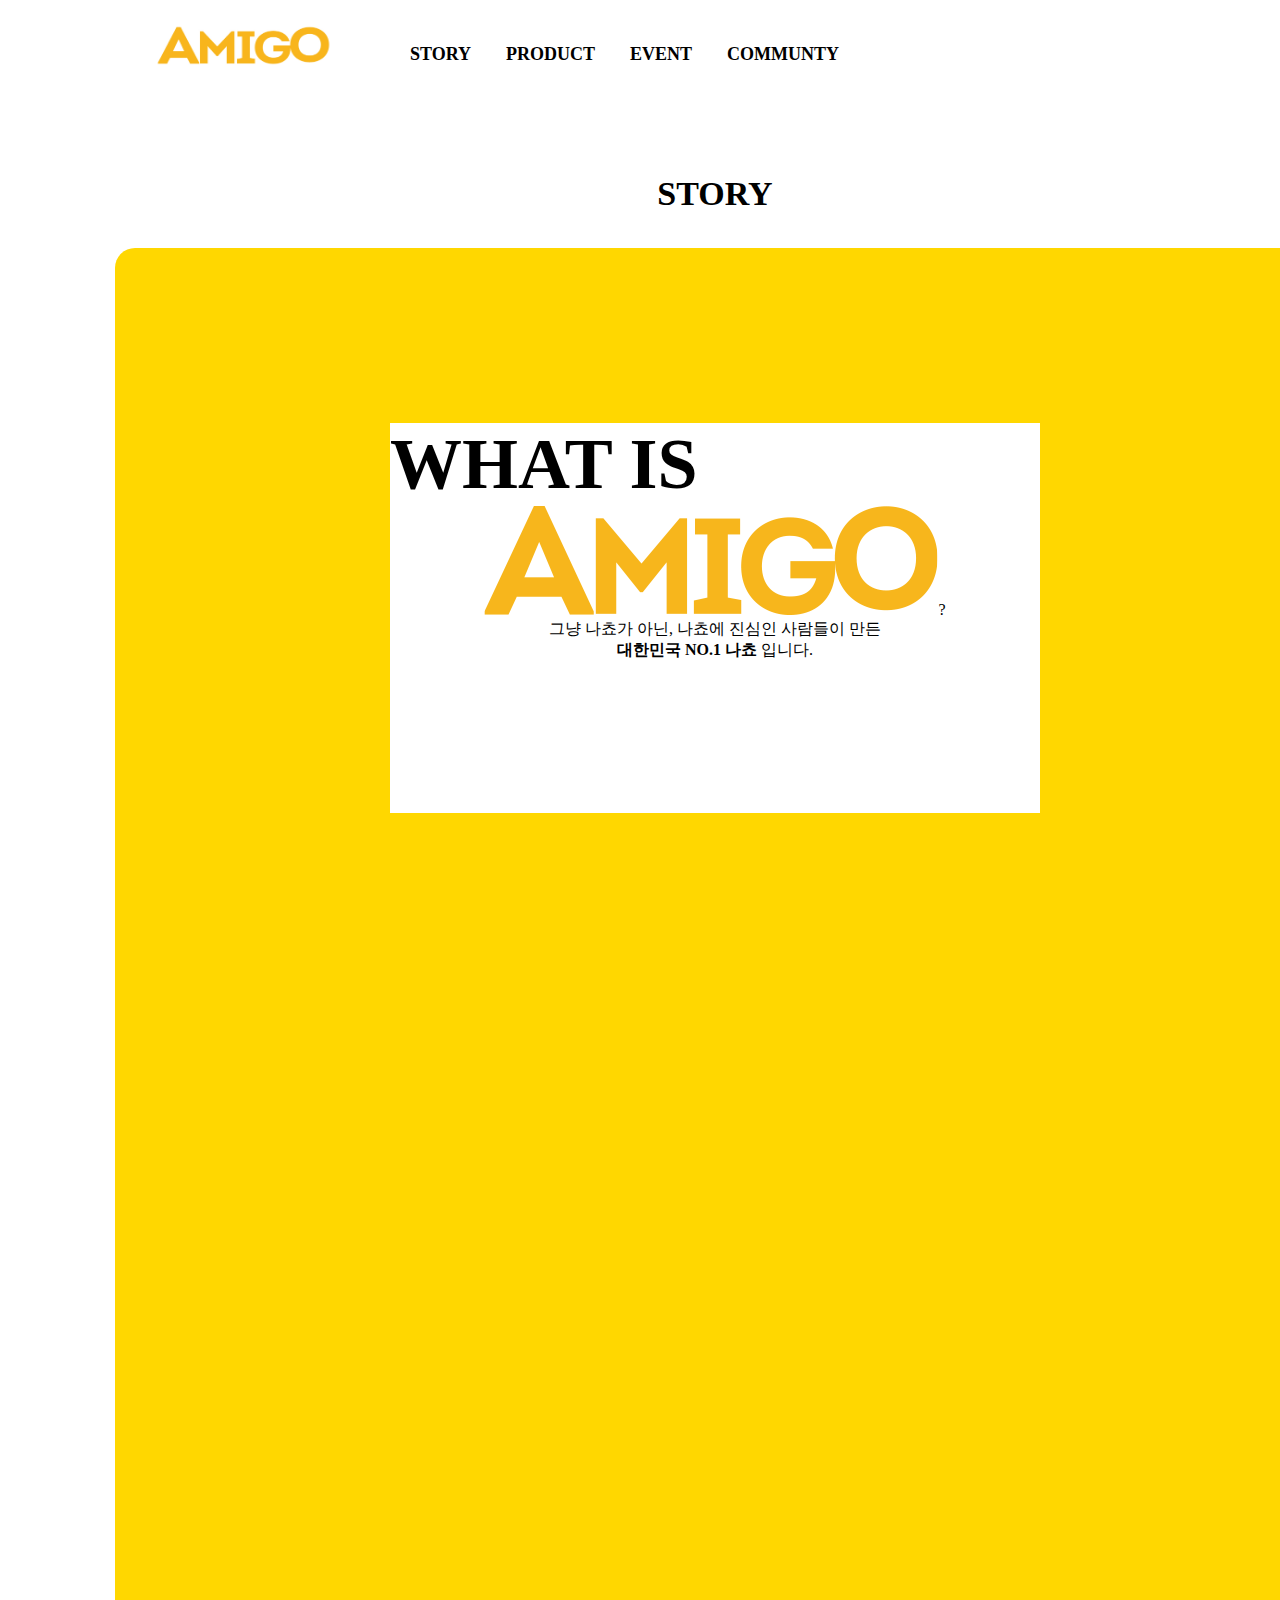
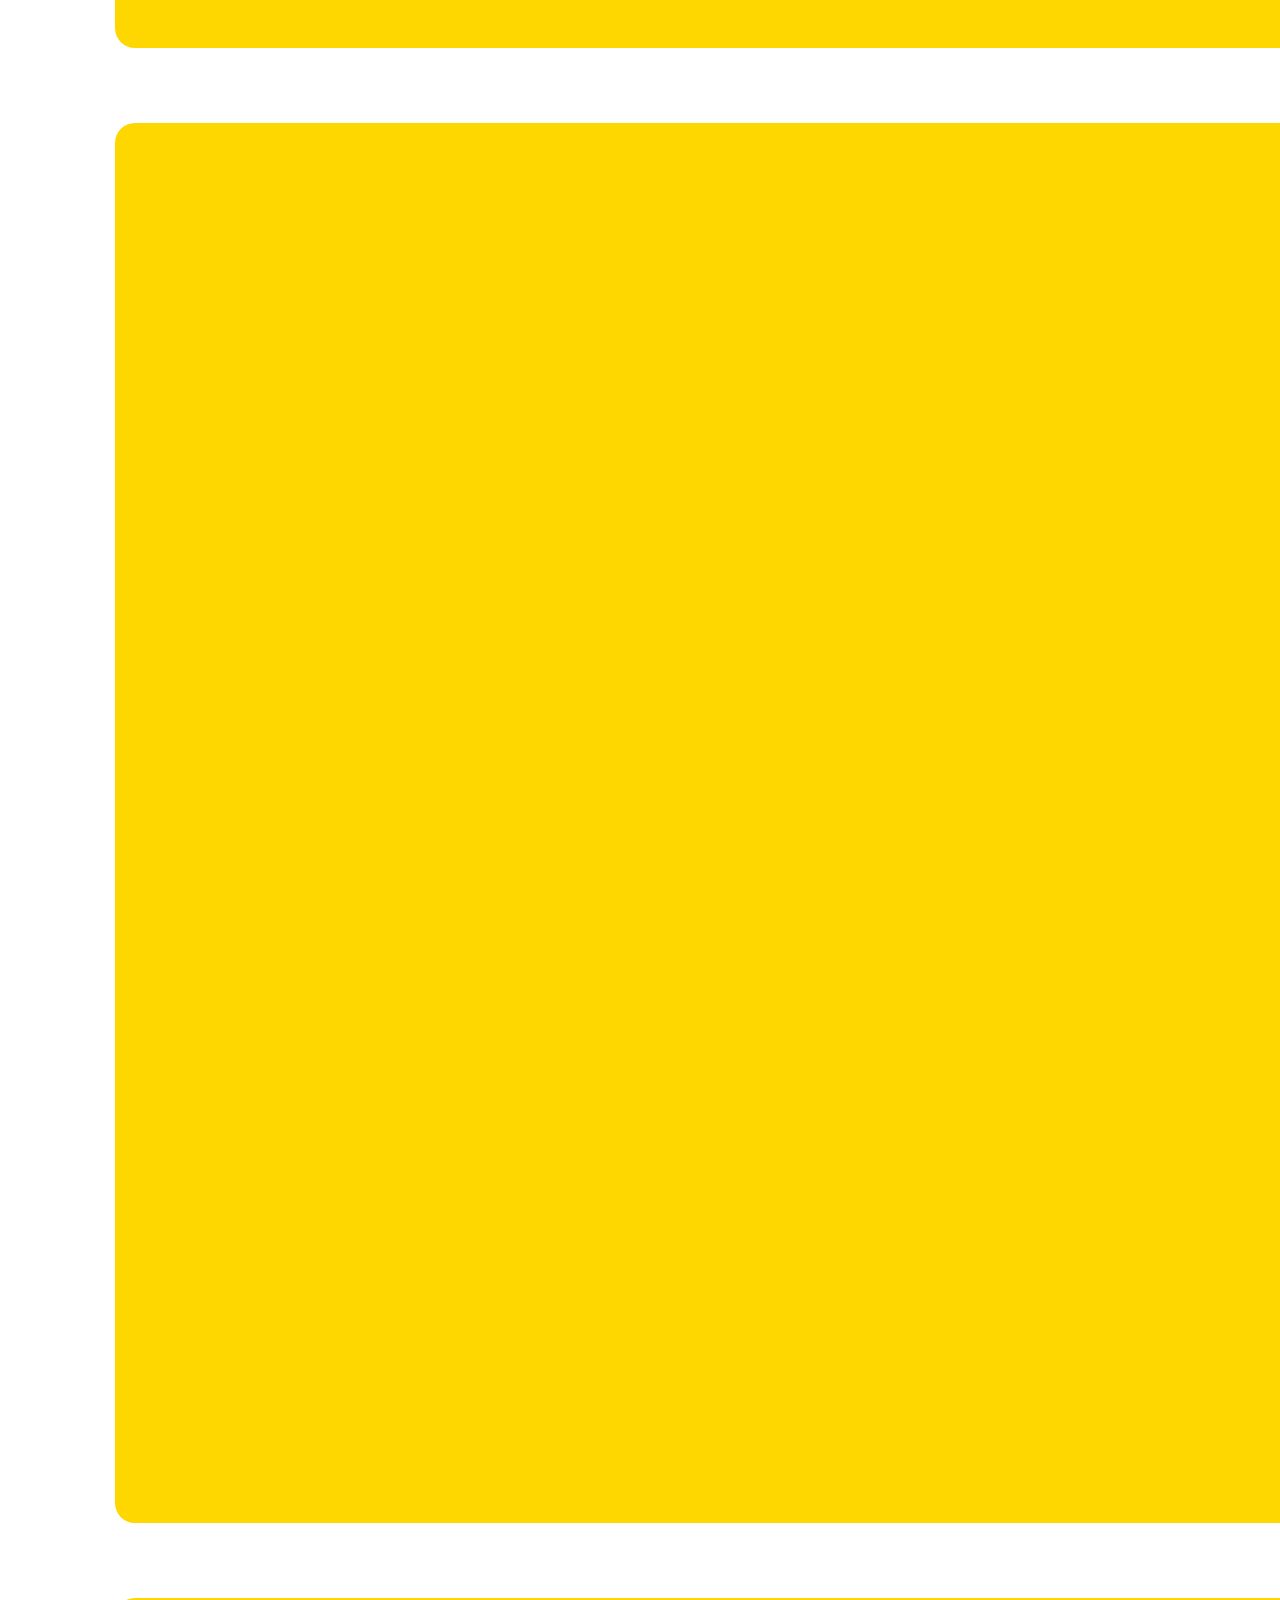
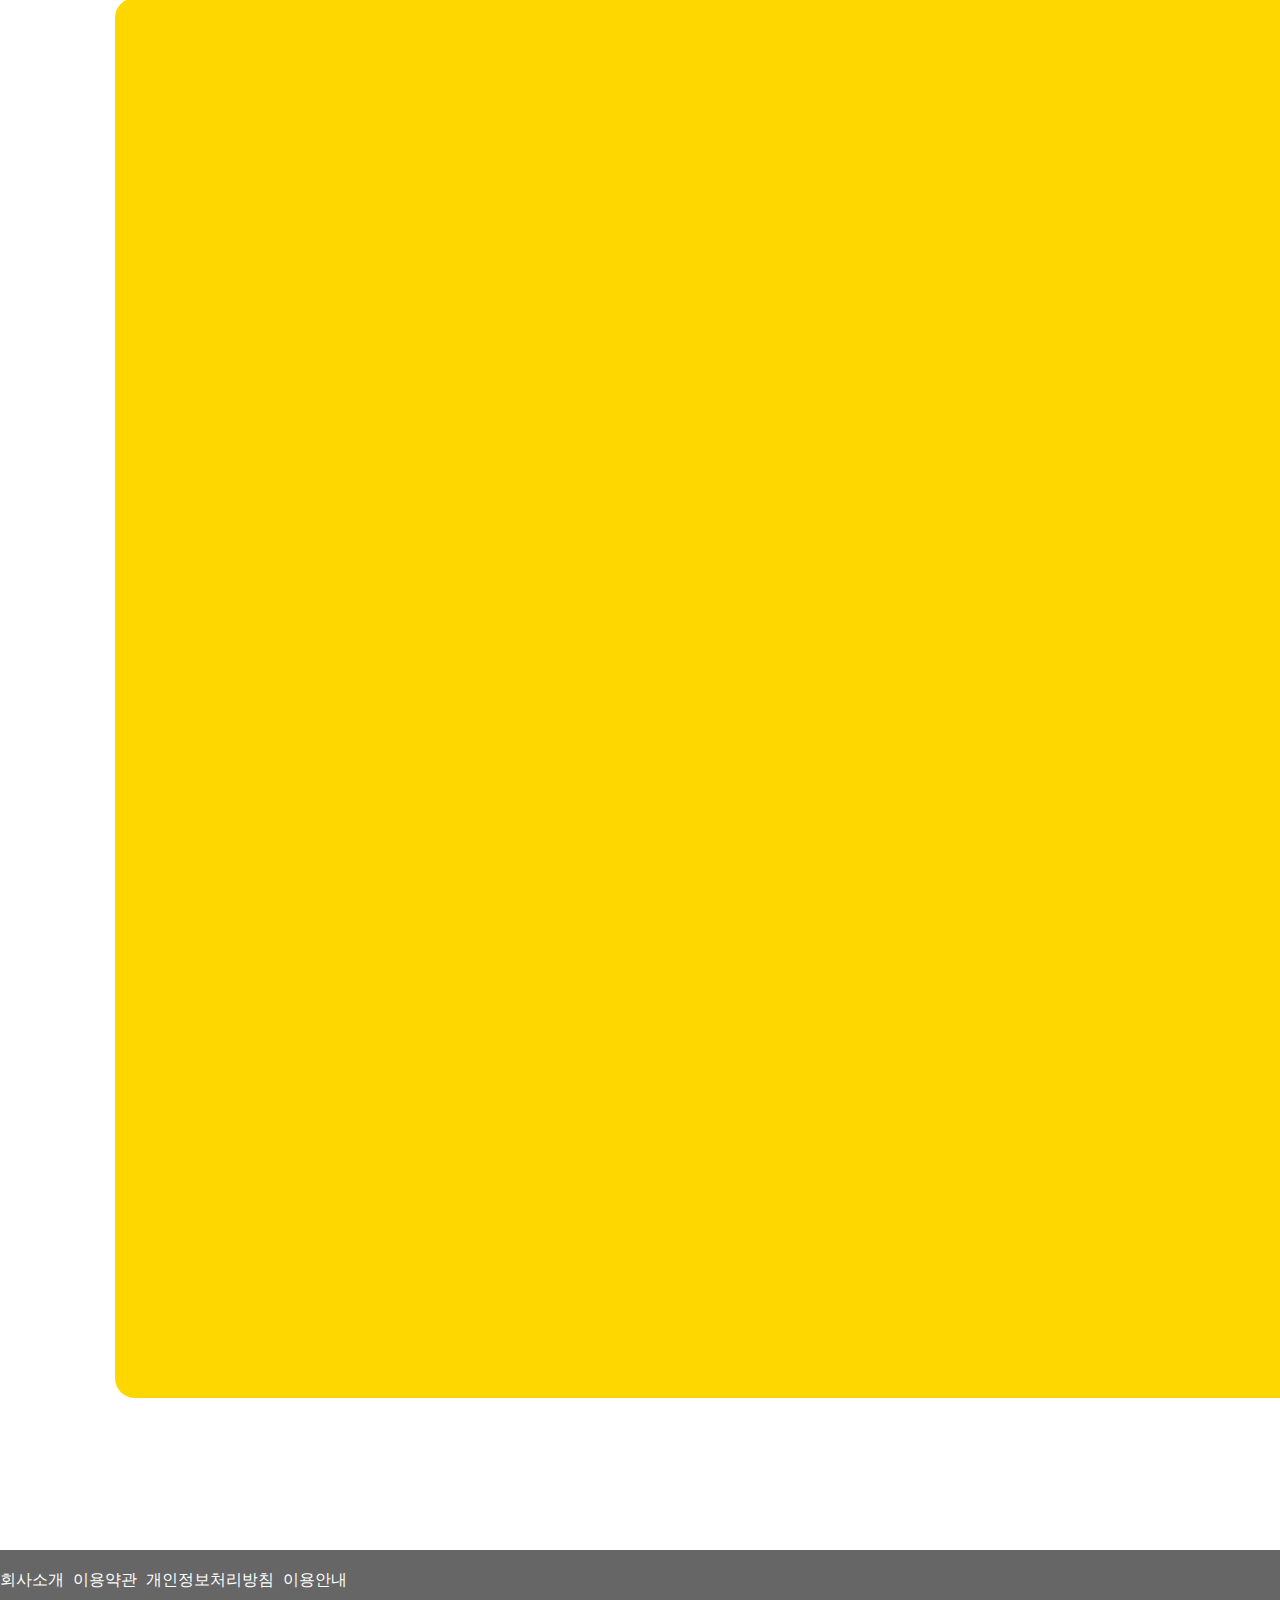
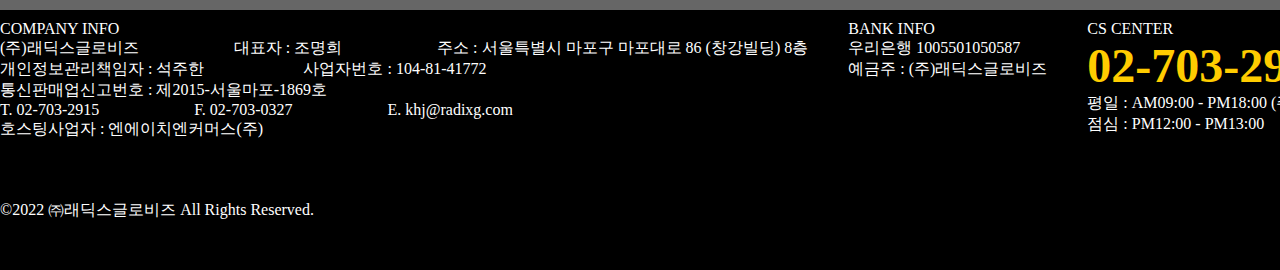
<file: story.html>
<!DOCTYPE html>
<html lang="en">
    <head>
        <meta charset="UTF-8">
        <meta name="viewport" content="width=device-width, initial-scale=1.0">
        <title>STORY</title>
        <link href="css/sub.css" rel="stylesheet">
        <link href="css/reset.css" rel="stylesheet">
        <link href="css/common.css" rel="stylesheet">

        <style>
            #content-box {
                text-align: center;
                width: 100%;
                height: 4500px;
                margin: 75px;
                box-sizing: border-box;
            }

            #content-box > h1 {
                font-size: 34px;
                font-weight: bold;
                margin: 0 0 35px;
            }

            #content-box > .content {
                margin: 0 auto;
                width: 1200px;
                height: 1400px;
                background-color: gold;
                border-radius: 20px;
                box-sizing: border-box;

            }

            #content-box > .span{
                width: 100%;
                height: 75px;
                box-sizing: border-box;
            }

            #content-box > .content >.text{
                display:inline-block;
                margin:175px 0 0 0px;
                width: 650px;
                height: 390px;
                background-color: white;

            }
            
            #content-box > .content >.text >h3{
                font-size: 72px;
                font-weight: bold;
                float: left;
               
            }

            #content-box > .content >.text >img{
                float: right;
            }
        </style>
    </head>
    <body>
        <header>
            <header>
                <div id="logo">
                    <a href="#"><img src="img/logo.jpg" alt="로고"></a>
                </div>

                <div id="iconbox">
                    <div class="imgbox">
                        <a href="#"><img src="img/search.png" alt="검색"></a>
                    </div>

                    <div class="imgbox">
                        <a href="#"><img src="img/shoppingbag.png" alt="장바구니"></a>
                    </div>

                    <div class="imgbox">
                        <a href="#"><img src="img/menubutton.png" alt="메뉴"></a>
                    </div>

                </div>

                <div id="login">
                    <ul>
                        <li>
                            <a href="#">회원가입</a>
                        </li>
                        <li>
                            <a href="#">로그인</a>
                        </li>
                        <li>
                            <a href="#">마이페이지</a>
                        </li>
                    </ul>

                </div>

                <nav>
                    <ul>
                        <li>
                            <a href="#">STORY</a>
                        </li>
                        <li>
                            <a href="#">PRODUCT</a>
                        </li>
                        <li>
                            <a href="#">EVENT</a>
                        </li>
                        <li>
                            <a href="#">COMMUNTY</a>
                        </li>
                    </ul>
                </nav>
            </header>
        </header>

        <div id="content-box">

            <h1>STORY</h1>
            <div class="content">
                <div class="text">
                    <h3>WHAT IS</h3>
                    <h4><span><img src="img/sub_brand_story_logo.png" alt="로고"></span>?</h4>
                    <p>그냥 나쵸가 아닌, 나쵸에 진심인 사람들이 만든 <br><strong>대한민국 NO.1 나쵸</strong> 입니다.</p>
                </div>
            </div>

            <div class="span"></div>

            <div class="content"></div>

            <div class="span"></div>

            <div class="content"></div>
        </div>

        <footer>
            <div id="company-info-wrap">
                <div id="company-info">
                    <ul>
                        <li>
                            <a href="#">회사소개</a>
                        </li>
                        <li>
                            <a href="#">이용약관</a>
                        </li>
                        <li>
                            <a href="#">개인정보처리방침</a>
                        </li>
                        <li>
                            <a href="#">이용안내</a>
                        </li>
                    </ul>
                </div>
            </div>

            <div id="footer-info-wrap">
                <dl>
                    <dt>Company Info</dt>
                    <dd>
                        <p>
                            (주)래딕스글로비즈<span class="bar"></span>대표자 : 조명희<span class="bar"></span>주소 : 서울특별시 마포구 마포대로 86 (창강빌딩) 8층<br>
                            개인정보관리책임자 : 석주한<span class="bar"></span>
                            <a href="#">사업자번호 : 104-81-41772</a><br>
                            통신판매업신고번호 : 제2015-서울마포-1869호<br>
                            T. 02-703-2915<span class="bar"></span>F. 02-703-0327<span class="bar"></span>E.
                            <a href="mailTo:khj@radixg.com">khj@radixg.com</a><br>
                            호스팅사업자 : 엔에이치엔커머스(주)
                        </p>
                        <address>&copy;2022 ㈜래딕스글로비즈 All Rights Reserved.</address>
                    </dd>

                </dl>

                <dl>
                    <dt>Bank Info</dt>
                    <dd>
                        <p>우리은행 1005501050587</p>
                        <p>예금주 : (주)래딕스글로비즈</p>
                    </dd>
                </dl>

                <dl>
                    <dt>Cs Center</dt>
                    <dd>
                        <strong>02-703-2915</strong>
                        <p>평일 : AM09:00 - PM18:00 (주말 및 공휴일 휴무)
                            <br>점심 : PM12:00 - PM13:00
                        </p>
                    </dd>
                </dl>

            </div>
        </footer>

    </body>
</html>
</file>
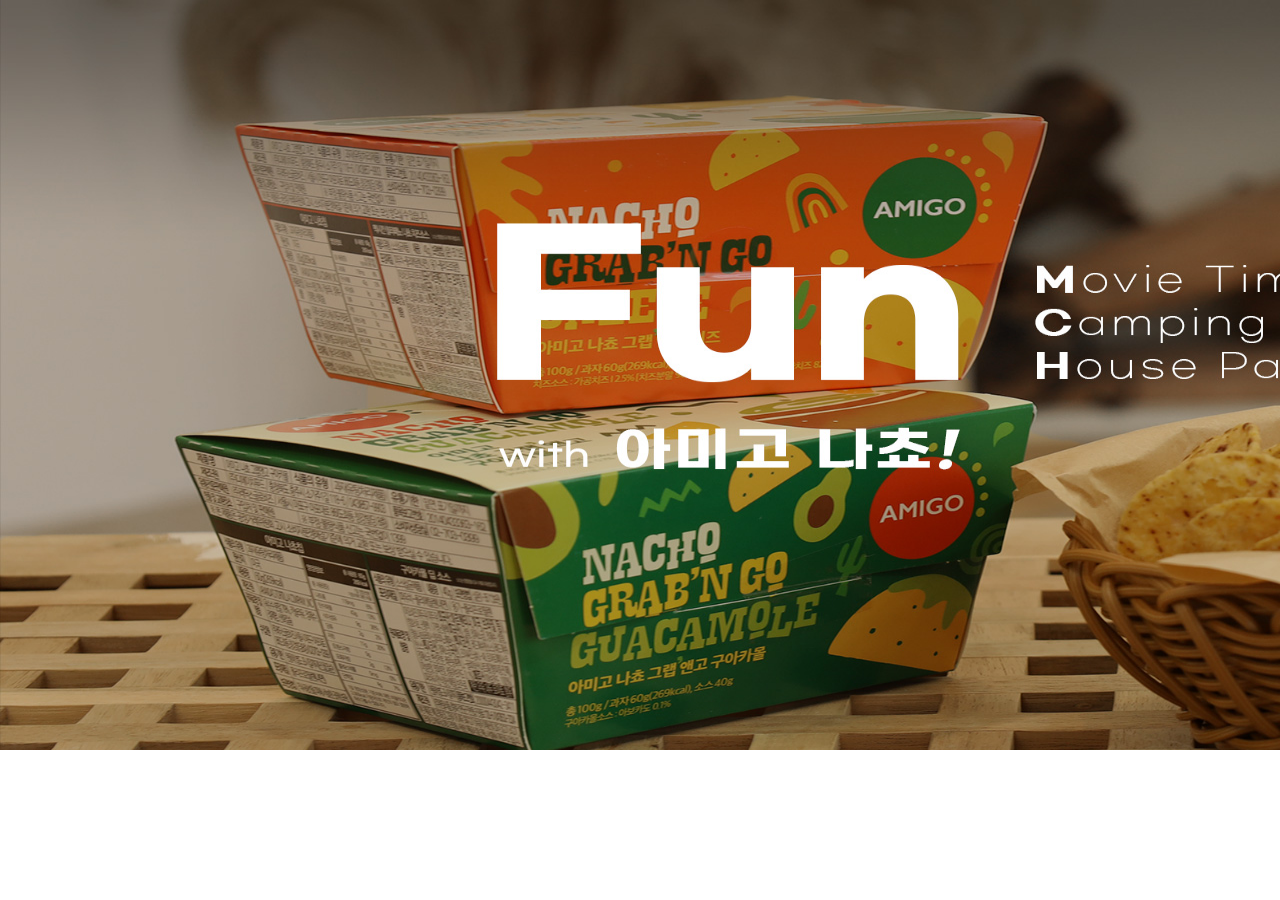
<file: test.html>
<!DOCTYPE html>
<html lang="en">
    <head>
        <meta charset="UTF-8">
        <meta name="viewport" content="width=device-width, initial-scale=1.0">
        <script src="https://ajax.aspnetcdn.com/ajax/jQuery/jquery-3.4.0.min.js"></script>
        <title>test1</title>
        <link href="css/common.css" rel="stylesheet">
        <link href="css/main.css" rel="stylesheet">
        <link href="css/reset.css" rel="stylesheet">

    </head>

    <script>
    function slide(){
			$('#slider-image-wrap').animate({marginLeft:-1920},1000,function(){
				$('#slider-image-wrap li:first').appendTo('#slider-image-wrap');
				$('#slider-image-wrap').css({marginLeft:0});
			})
            
		}
		setInterval(slide, 3000)
    

    $()
    </script>

    <body>
        <div id="slider">
            <ul id="slider-image-wrap">
                <li><img src="img/slide1.jpg" alt="slider" class="image"></li>
                <li><img src="img/slide2.jpg" alt="slider" class="image"></li>
                <li><img src="img/slide3.jpg" alt="slider" class="image"></li>
                <li><img src="img/slide4.jpg" alt="slider" class="image"></li>
            </ul>
        </div>

    </body>
</html>
</file>
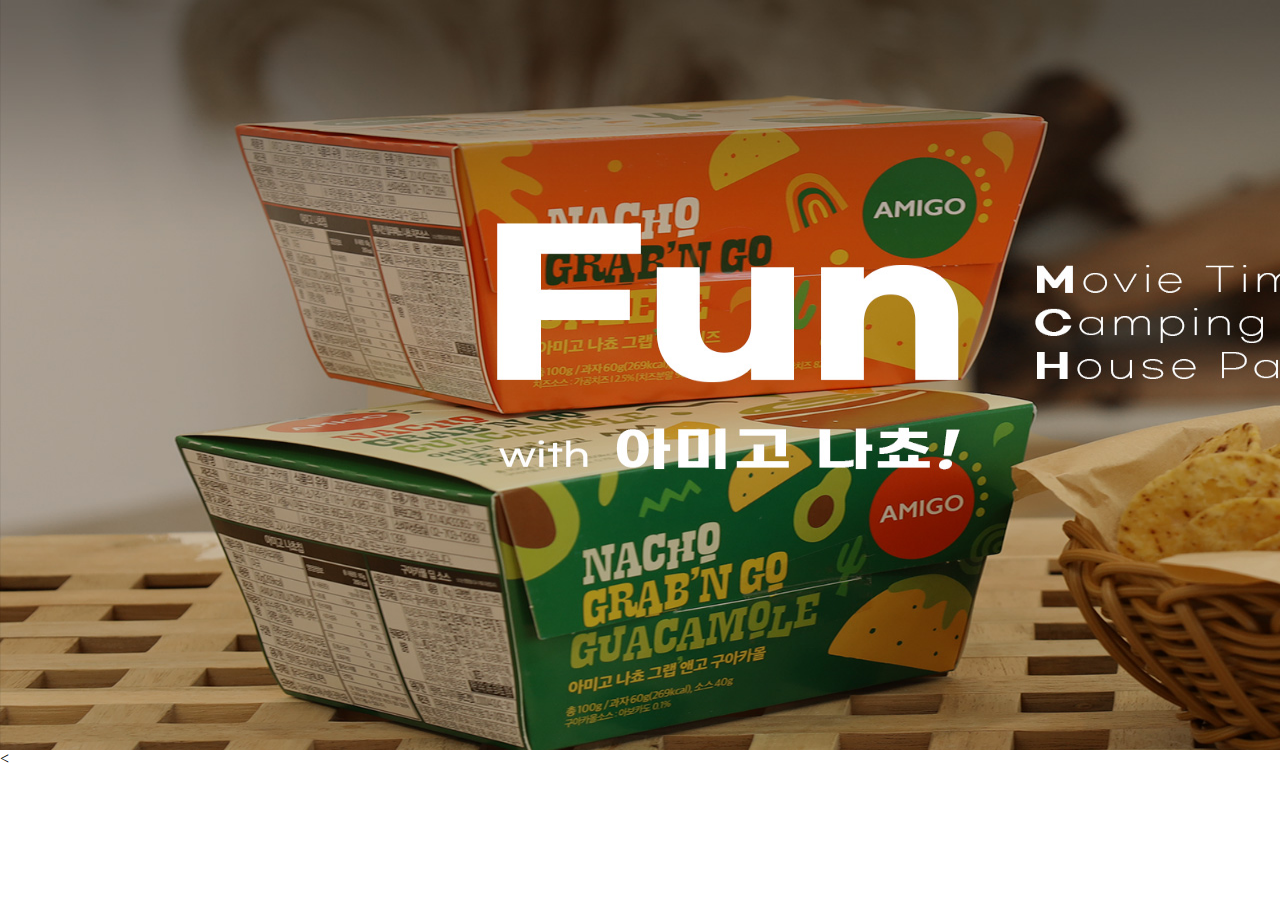
<file: test2.html>
<!DOCTYPE html>
<html lang="en">
    <head>
        <meta charset="UTF-8">
        <meta name="viewport" content="width=device-width, initial-scale=1.0">
        <script src="https://ajax.aspnetcdn.com/ajax/jQuery/jquery-3.4.0.min.js"></script>
        <title>test2</title>
        <link href="css/common.css" rel="stylesheet">
        <link href="css/main.css" rel="stylesheet">
        <link href="css/reset.css" rel="stylesheet">

    </head>

    <script>
    function slide(){
    $("#slider-image-wrap").stop().animate({ marginLeft:-1900 }, 1000, function () {
           $(".image").eq(0).appendTo("#slider-image-wrap");
           $("#slider-image-wrap").css({ marginLeft: 0 });

    });           
}


   $(document).ready(slide)

   $(slide())





   $(document).ready(function(){
    slide()
   })

   $(function(){slide()})




    </script>

    <body>
        <div id="slider">
            <div id="slider-image-wrap">
                <img src="img/slide1.jpg" alt="slider" class="image">
                <img src="img/slide2.jpg" alt="slider" class="image">
                <img src="img/slide3.jpg" alt="slider" class="image">
                <img src="img/slide4.jpg" alt="slider" class="image">
            </div>
        </div>

        <

    </body>
</html>
</file>
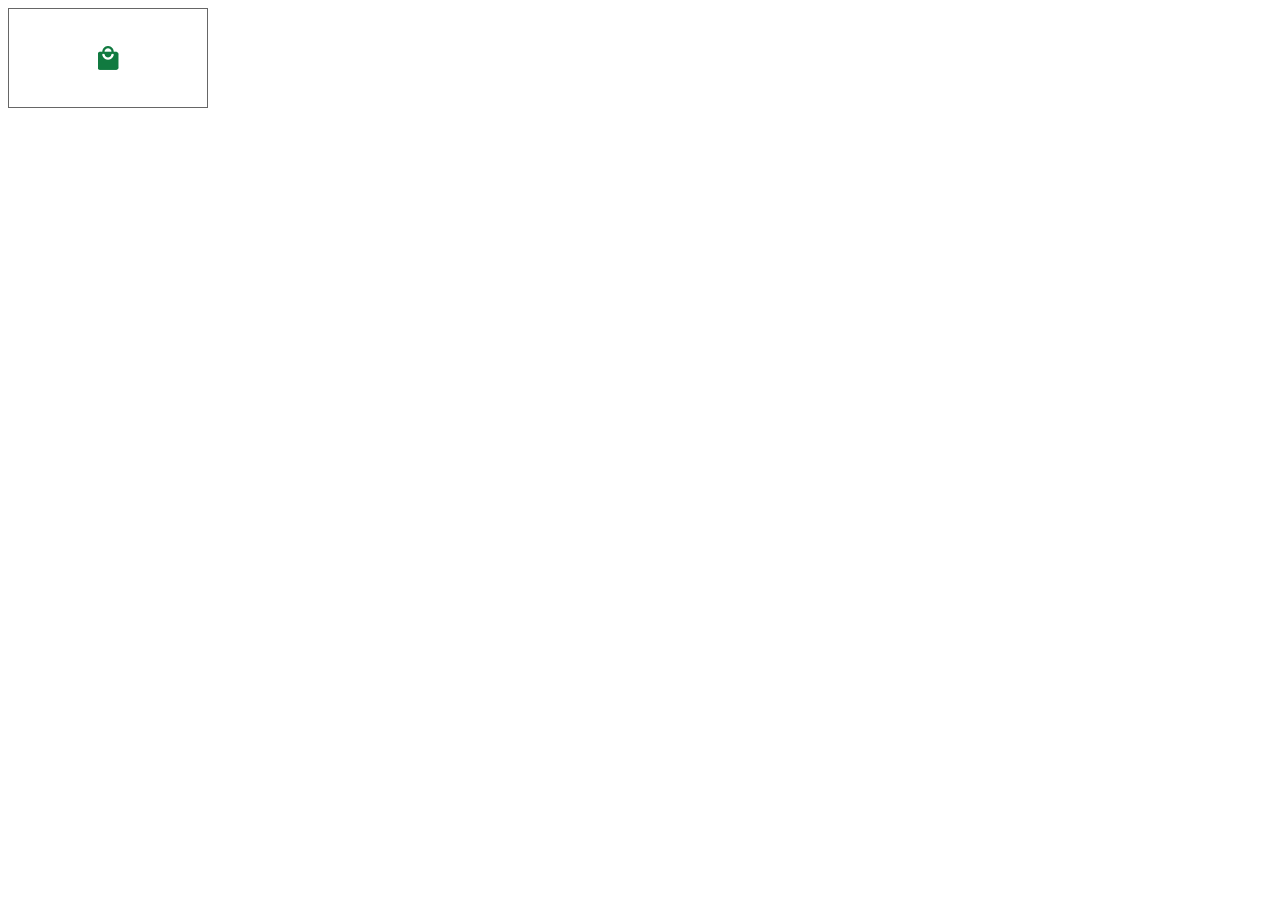
<file: text.html>
<!DOCTYPE html>
<html lang="en">
    <head>
        <meta charset="UTF-8">
        <meta name="viewport" content="width=, initial-scale=1.0">
        <title>test</title>
    </head>
    <style>
        .test {
            width: 200px;
            height: 100px;
            margin: 0 auto;
            border: 1px solid #666;
            background:url("img/button_bag.png");
            background-repeat: no-repeat;
            background-position: center center;
        }
    </style>

    <body>
        <button class="test" type="button"></button>
    </body>
</html>
</file>
<file: css/sub.css>
@charset "utf-8";

/*Section start*/

section {
    width: 1230px;
    height: 970px;
    margin: 0 auto;
}

section > #imgbox {
    width: 665px;
    height: 705px;
    float: left;
}

section > #imgbox > .little-image {
    width: 90px;
    height: 90px;
    margin: 90px 0 0;
    float: left;
}

section > #imgbox > .big-image {
    width: 530px;
    height: 530px;
    margin: 90px 0 0;
    float: left;
}

section > #textbox {
    width: 565px;
    height: 735px;
    float: left;
    /* background-color: beige; */
}

.bar {
    display: inline-block;
    width: 60px;
    height: 10px;
    /* background-color: aqua; */
}

section > #textbox > .head {
    margin: 90px 0 0;
    border-bottom: 1px solid black;
}
section > #textbox > .head > dt {
    margin: 0 0 30px;
}

section > #textbox > .head > dt > h3 {
    font-size: 24px;
    font-weight: bold;
}
section > #textbox > .head > dt > h4 {
    font-size: 20px;
    font-weight: bold;
}
section > #textbox > .head > dt > h4:after {
    content: "8,890원";
    font-size: 16px;
    color: rgb(136,136,136);
    text-decoration: line-through;
    font-weight: normal;
    margin-left:30px;

}
section > #textbox > .body {
    /* background-color: tomato; */
    height: 50px;
}

#textbox > dl:nth-child(2){
    margin-top: 20px;
}
section > #textbox > .body > dt {
    float: left;
    margin-right: 70px;
    width: 70px;
    font-size: 14px;
    height: 20px;
    /* background-color: aqua; */
}
section > #textbox > .body > dd {
    /* background-color: gold; */
    color: #666;

}


section > #textbox > .quantity-box {
    width: 565px;
    height: 110px;
    /* background-color: aquamarine; */
    border-radius: 20px;
    border: 1px solid rgb(211,211,211)
}
section > #textbox > .quantity-box > h3 {
    padding: 25px 0 0 30px;
    font-size: 17px;
}
section > #textbox > .quantity-box > h3:after {
    content: "쿠폰적용";
    background-color: black;
    color: white;
    margin-left: 5px;
    font-size: 13px;
}
section > #textbox > .quantity-box > h4 {
    float: right;
    margin-right: 32px;
}

section > #textbox > #total-product {
    width: 565px;
    height: 70px;
    border-bottom: 1px solid #666;
    background-color: white;

}
section > #textbox > #total-product > dt {
    float: left;
    margin-right: 370px;
    margin-top: 25px;
    margin-bottom: 25px;
}
section > #textbox > #total-product > dd {
    padding-top: 25px;
    padding-bottom: 25px;
    font-weight: bold;
    color: #666;
    font-size: 14px;
}

section > #textbox > #total-price {
    width: 565px;
    height: 75px;
    /* background-color: darkcyan; */
}

section > #textbox > #total-price > dt {
    float: left;
    margin-right: 370px;
    margin-top: 25px;
    margin-bottom: 25px;
}

section > #textbox > #total-price > dd {
    padding-top: 25px;
    padding-bottom: 25px;
    font-weight: bold;
    font-size: 18px;
}

section > #textbox > .button-box > .button-add-wish {
    background:url("../img/button_heart.png");
    border: 1px solid #117a40;
    background-size: 22px auto;
    background-repeat: no-repeat;
    background-position: center center;
    

}

section > #textbox > .button-box > .button-add-cart {
    background: url("../img/button_bag.png");
    border: 1px solid #117a40;
    background-size: 22px auto;
    background-repeat: no-repeat;
    background-position: center center;

}

.button-add-cart,
section > #textbox > .button-box > .button-add-wish {
    display: inline-block;
    width: 70px;
    height: 70px;
    margin: 5px;
    padding: 0 10px;
    color: #f8b61c;
    text-align: center;
    border-radius: 100%;
    float: left;
}

section > #textbox > .button-box > .button-purchase {
    display: inline-block;
    float: left;
    width: 350px;
    height: 70px;
    margin: 5px;
    padding: 0 10px;
    color: #ffffff;
    font-size: 20px;
    border: 1px solid #f8b61c;
    background: #f8b61c;
    text-align: center;
    font-weight: 500;
    border-radius: 35px;
}
/*menu start*/
.menu {
    height: 65px;
    width: 1230px;
    margin: 0 auto;
}

.menu > ul > li > a {
    color: black;
}
.menu > ul {
    border-top: 1px solid #ddd;
    border-bottom: 1px solid #ddd;
    height: 65px;
}

.menu > ul > li a {
    float: left;
    margin: 20px 110px 0;
    color: #111;
    font-weight: 600;
    border: 0;
}
/*product start*/

#product {
    width: 1230px;
    height: 12100px;
    /* background-color: aquamarine; */
    margin: 0 auto;
}
#product > h3 {
    display: inline-block;
    padding: 50px 0 0;
    font-size: 24px;
    font-weight: bold;
    margin: 0 auto;
    box-sizing: border-box;
}

#product > img {
    margin: 45px 145px 0;
}

/*admin page start*/

#admin-wrap {
    width: 1230px;
    height: 1630px;
    margin: 0 auto;
    /* background-color: aqua; */
}
.admin-msg {

    min-height: 100px;
    font-size: 15px;
    line-height: 28px;
    color: #888;
    font-weight: 500;

}

.admin-msg > h3 {

    padding: 45px 0 20px;
    font-size: 22px;
    font-weight: 600;
    color: #333;
}

.admin-msg > p {

    margin-bottom: 3px;
}
</file>
<file: css/common.css>
@charset "utf-8";


/*header start*/
header {
    width: 1740px;
    height: 100px;
    margin: 0 auto;
}

#logo {
    width: 185px;
    height: 50px;
    float: left;
    margin: 20px 70px 10px 150px;
}
#logo > a > img {
    width: 100%;
    height: 100%;

}

nav {
    width: 700px;
    height: 40px;
    float: left;
    margin: 35px 0 15px;
    color: #666;
}

nav > ul > li {
    float: left;
    font-size: 18px;
    line-height: 15px;
    text-align: center;
    margin: 12px 30px 0 5px;
    font-weight: bold;
    position: relative;
}

nav > ul > li > a:hover {
    color:#eee
}

.sub-menu {
    margin-top: 10px;
    padding: 10px 0;
    background-color: rgb(13,123,65);
    width: 98px;
    height: auto;
    border-radius: 10px;
    display: none;
    z-index: 10;
    position: absolute;
}

.sub-menu > li {
    margin: 10px 0;
    padding: 5px;
    
}

.sub-menu > li > a {
color: #eee;
font-size: 12px;

}

.sub-menu > li > a:hover{
    border-bottom: 3px solid black;
}

nav > ul > li > a:hover {
    color: #666;
}

#iconbox {
    width: 160px;
    height: 50px;
    float: right;
    margin: 20px 70px 5px 0;
}

#iconbox > .imgbox {
    width: 32px;
    height: 32px;
    float: left;
    margin: 8px;
}

#iconbox > .imgbox > a > img {
    width: 100%;
    height: 100%;
}

#iconbox > .imgbox > a > img:hover {
    cursor: pointer;
}

#login {
    width: 225px;
    height: 30px;
    float: right;
    margin: 40px 0 5px 5px;
}
#login > ul > li > a {
    float: left;
    font-size: 11px;
    line-height: 10px;
    text-align: center;
    margin: 15px 20px 0 5px;
    color: black;
}

#login > ul > li > a:hover {
    color: #666;
}

/*header end*/


/*footer start*/
footer {
    width: 100%;
    height: 320px;
    margin: 0 auto;
    background-color: black;

}
#company-info-wrap {
    background-color: #666;
    padding: 0 0 20px;
}

#company-info {
    margin: 0 auto;
    width: 1500px;
    height: 40px;
    box-sizing: border-box;
}

#company-info > ul > li {
    display: inline-block;
    margin: 20px 5px 20px 0;
}

#company-info > ul > li > a {
    color: white;
}

#company-info > ul > li > a:hover {
    color: #eee;
}

#footer-info-wrap {
    margin: 0 auto;
    width: 1500px;
    height: 260px;
    background-color: black;
}

.bar {
    margin: 0 17.5px;
}

#footer-info-wrap > dl {
    float: left;
    margin: 10px 40px 0 0;
}

#footer-info-wrap > dl > dt {
    text-transform: uppercase;
    color: white;
}

#footer-info-wrap > dl > dd > p {
    color: white;
}
#footer-info-wrap > dl > dd > p > a {
    color: white;
}

#footer-info-wrap > dl > dd> address{
    color: white;
    display: inline-block;
    margin: 60px 0 0 0px;
    font-style: normal;
}

#footer-info-wrap > dl:nth-child(3) > dd > strong{
    color:rgb(255,204,0);
    font-size:48px;
}


/*footer end*/
</file>
<file: css/main.css>
@charset "utf-8";



/*slider start*/
#slider {
    width: 100%;
    height: 750px;
}

#slider-image-wrap {
    width: 8000px;
    height: 100%;
    margin: 0 auto;
    display: flex;
}

.image {
    width: 1920px;
    height: 100%;
    float: left;
}

/*slider end*/

/*section start*/

section {
    width: 1500px;
    height: 1830px;
    margin: 0 auto;
}

section > h3 {
    text-align: left;
    padding: 200px 0 0 15px;
    font-weight: bold;
    font-size: 36px;
    color: black;
}
section > p {
    text-align: left;
    padding: 0 0 10px 15px;
    font-size: 20px;
    color: #666;
}

section > .product {
    width: 365px;
    height: 480px;
    float: left;
    margin: 10px 0;
    background-color: white;
}
section > .product > a > img {
    width: 95%;
    height: 320px;
    margin: 0 0 0 10px;
    border-right: 1px solid rgb(238,238,238);
}

section > .product:nth-of-type(1) {
    margin: 10px 0 10px 15px;
}
section > .product:nth-of-type(4) > a > img {
    border: none;
}
section > .product:nth-of-type(5) {
    margin: 10px 0 10px 15px;
}
section > .product:nth-of-type(8) > a > img {
    border: none;
}
section > .product:nth-of-type(9) {
    margin: 10px 0 10px 15px;
}
section > .product:nth-of-type(12) > a > img {
    border: none;
}

section > .product > a > p {
    margin: 5px 0 10px;
    font-size: 15px;
    font-weight: bold;
}
section > .product > a > p:hover {
    color: #666;
}

section > .product > span {
    display: inline;
    font-size: 18px;
    font-weight: bold;
}

section > .product > span:after {
    display: block;
    content: "인기";
    width: 25px;
    margin: 5px 0 0 2px;
    font-size: 12px;
    color: white;
    background-color: red;
}

section > .product:nth-of-type(1) > span:after {
    display: block;
    content: "신상품";
    width: 40px;
    margin: 5px 0 0 2px;
    font-size: 12px;
    color: skyblue;
    border: 1px solid skyblue;
    background-color: white;
}

section > .product:nth-of-type(4) > span:before {
    display: inline;
    content: "10%";
    width: 36px;
    margin: 0 5px 0 0;
    font-size: 15px;
    color: tomato;
    background-color: white;
}

section > .product:nth-of-type(4) > span:after {
    display: block;
    content: "5,490원";
    font-size: 12px;
    width: 90px;
    color: gainsboro;
    text-decoration: line-through;
    background-color: white;
}

section > .product:nth-of-type(5) > span:before {
    display: inline;
    content: "10%";
    width: 36px;
    margin: 0 5px 0 0;
    font-size: 15px;
    color: tomato;
    background-color: white;
}

section > .product:nth-of-type(5) > span:after {
    display: block;
    content: "5,490원";
    font-size: 12px;
    width: 90px;
    color: gainsboro;
    text-decoration: line-through;
    background-color: white;
}

/*section end*/
/*moving start*/

#moving {
    width: 100%;
    height: 900px;
}

#moving-wrap {
    width: 100%;
    height: 660px;
    background-color: rgb(9, 165, 9);
    position: relative;
}

#moving-image {
    width: 1460px;
    height: 660px;
    margin: 0 auto;
    position: absolute;
    left: 0;
    right: 0;
    top: 200px;
}

#moving-image > img {
    width: 100%;
    height: 100%;
}

#moving-text {
    width: 600px;
    height: 175px;
    background-color: white;
    position: absolute;
    top: 500px;
    left: -100px;
    border-radius: 20px;
}
#moving-text > h3 {
    box-sizing: border-box;
    padding: 40px 0 0 110px;
    font-size: 48px;
    font-weight: 1000;

}

#moving-text > p {
    box-sizing: border-box;
    padding: 15px 0 0 110px;
    font-size: 34px;
    color: #ffb800;
}

/*moving end*/

/*recipe start */
#recipe {
    width: 1500px;
    height: 790px;
    margin: 0 auto;
}

#recipe > h3 {
    text-align: left;
    padding: 200px 0 0 15px;
    font-weight: bold;
    font-size: 48px;
    color: black;
    background-color: white;
}
#recipe > p {
    text-align: left;
    padding: 0 0 10px 15px;
    font-size: 16px;
    color: #666;
    background-color: white;
}

#recipe > a > .recipe-box {
    float: left;
    width: 260px;
    height: 410px;
    background-color: white;
    margin: 10px 25px 10px 0;
    overflow: hidden;
    border-radius: 10%;
    box-shadow: 4px 4px 4px #eee;
    position: relative;
}

#recipe > a > .recipe-box:nth-of-type(1) {
    margin: 10px 25px 10px 15px;
}

#recipe > a > .recipe-box > img {
    width: 100%;
    height: 300px;
    transition: 0.5s;
}

#recipe > a > .recipe-box > h4 {
    text-align: center;
    font-size: 20px;
    font-weight: bold;
    margin: 25px 0;
}

#recipe > a > .recipe-box > span {

    display: block;
    background-color: #eee;
    border-radius: 15px;
    line-height: 40px;
    width: 200px;
    position: absolute;
    top: 365px;
    left: 35px;
    padding: 0 0 0 28px;
    box-sizing: border-box;
}

#recipe > a > .recipe-box > span:hover {
    background-color: greenyellow;
}
#recipe > a > .recipe-box > img:hover {
    transform: scale(1.2);
    overflow: hidden;
}

/*recipe end*/

/*event start*/

#event {
    width: 100%;
    height: 1200px;
    margin: 0 auto;
    background-color: tomato;

}

#event-wrap {
    width: 1500px;
    height: 1200px;
    margin: 0 auto;
}

#event-wrap > h3 {
    text-align: left;
    padding: 100px 0 0 15px;
    font-weight: bold;
    font-size: 36px;
    color: white;
}

#event-wrap > p {
    text-align: left;
    padding: 0 0 0 15px;
    color: white;

}

#event-wrap > a > .event-box {
    float: left;
    width: 460px;
    height: 400px;
    background-color: white;
    margin: 50px 25px 35px 0;
    border-radius: 10%;
    overflow: hidden;

}

#event-wrap > a > .event-box:first-child {
    margin: 50px 25px 35px 15px;
}
#event-wrap > a > .event-box:nth-child(4) {
    margin: 50px 25px 35px 15px;
}

#event-wrap > a > .event-box > img {
    width: 100%;
    height: 265px;
}

#event-wrap > a > .event-box > h4 {
    white-space: nowrap;
    width: 350px;
    text-overflow: ellipsis;
    overflow: hidden;
    margin: 15px 0 0 35px;

}
#event-wrap > a > .event-box > span {
    display: inline-block;
    font-size: 18px;
    margin: 10px 0 0 35px;
    box-sizing: border-box;
}

/*event end*/
</file>
